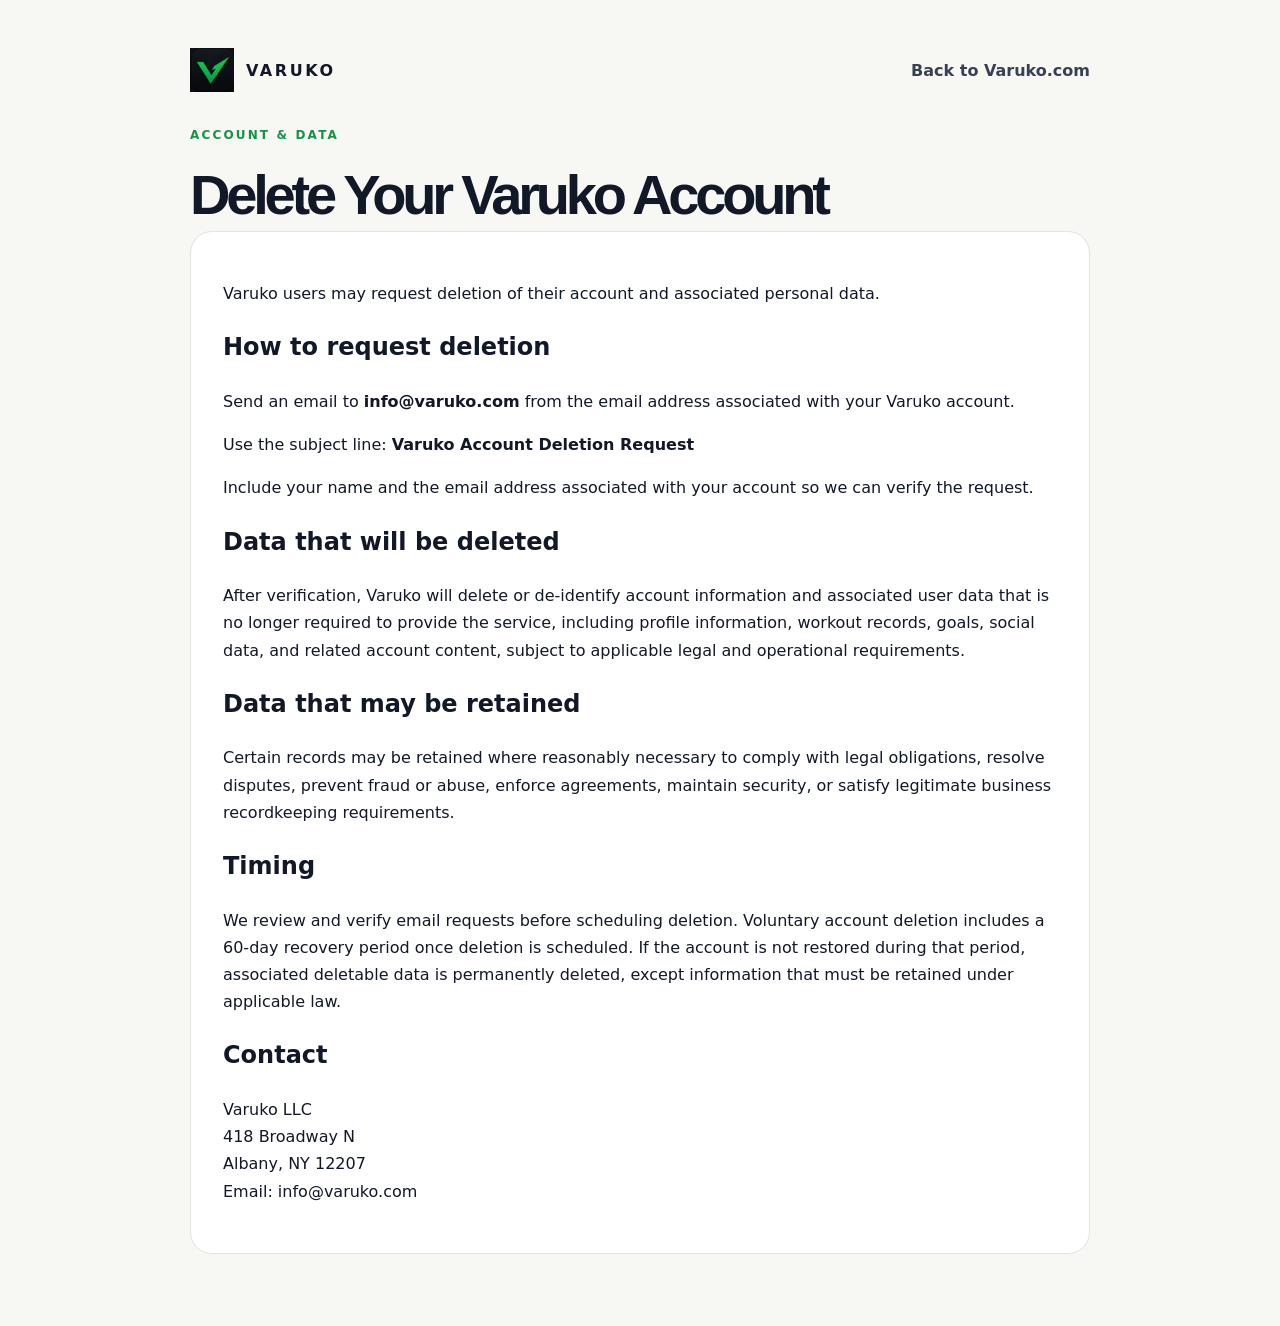
<file: delete-account.html>
<!doctype html>
<html lang="en">
<head>
  <meta charset="utf-8" />
  <meta name="viewport" content="width=device-width, initial-scale=1" />
  <title>Delete Your Varuko Account</title>
  <link rel="icon" href="assets/varuko-icon.png" />
  <link rel="stylesheet" href="styles.css" />
  <style>
    body {
      background: #f7f7f3;
      color: #111827;
    }

    .legal-page {
      width: min(900px, 92vw);
      margin: 0 auto;
      padding: 48px 0 72px;
    }

    .legal-page-header {
      display: flex;
      justify-content: space-between;
      align-items: center;
      gap: 24px;
      margin-bottom: 36px;
    }

    .legal-page-brand {
      display: flex;
      align-items: center;
      gap: 12px;
      text-decoration: none;
      color: inherit;
      font-weight: 800;
      letter-spacing: 0.16em;
    }

    .legal-page-brand img {
      width: 44px;
      height: 44px;
    }

    .legal-page-back {
      color: #374151;
      text-decoration: none;
      font-weight: 700;
    }

    article {
      background: #fff;
      border: 1px solid #dfe5df;
      border-radius: 22px;
      padding: 32px;
      line-height: 1.7;
    }

    h1 {
      font-size: clamp(34px, 5vw, 56px);
      margin: 0 0 12px;
    }

    .eyebrow {
      color: #159447;
      font-weight: 800;
      letter-spacing: 0.18em;
      font-size: 12px;
    }
  </style>
</head>
<body>
  <main class="legal-page">
    <div class="legal-page-header">
      <a class="legal-page-brand" href="/">
        <img src="assets/varuko-icon.png" alt="" />
        <span>VARUKO</span>
      </a>
      <a class="legal-page-back" href="/">Back to Varuko.com</a>
    </div>

    <p class="eyebrow">ACCOUNT & DATA</p>
    <h1>Delete Your Varuko Account</h1>

    <article>
      <p>
        Varuko users may request deletion of their account and associated personal data.
      </p>

      <h2>How to request deletion</h2>
      <p>
        Send an email to <strong>info@varuko.com</strong> from the email address associated with your Varuko account.
      </p>

      <p>
        Use the subject line:
        <strong>Varuko Account Deletion Request</strong>
      </p>

      <p>
        Include your name and the email address associated with your account so we can verify the request.
      </p>

      <h2>Data that will be deleted</h2>
      <p>
        After verification, Varuko will delete or de-identify account information and associated user data that is no longer required to provide the service, including profile information, workout records, goals, social data, and related account content, subject to applicable legal and operational requirements.
      </p>

      <h2>Data that may be retained</h2>
      <p>
        Certain records may be retained where reasonably necessary to comply with legal obligations, resolve disputes, prevent fraud or abuse, enforce agreements, maintain security, or satisfy legitimate business recordkeeping requirements.
      </p>

      <h2>Timing</h2>
      <p>
        We review and verify email requests before scheduling deletion. Voluntary account deletion includes a 60-day recovery period once deletion is scheduled. If the account is not restored during that period, associated deletable data is permanently deleted, except information that must be retained under applicable law.
      </p>

      <h2>Contact</h2>
      <p>
        Varuko LLC<br />
        418 Broadway N<br />
        Albany, NY 12207<br />
        Email: info@varuko.com
      </p>
    </article>
  </main>
</body>
</html>
</file>
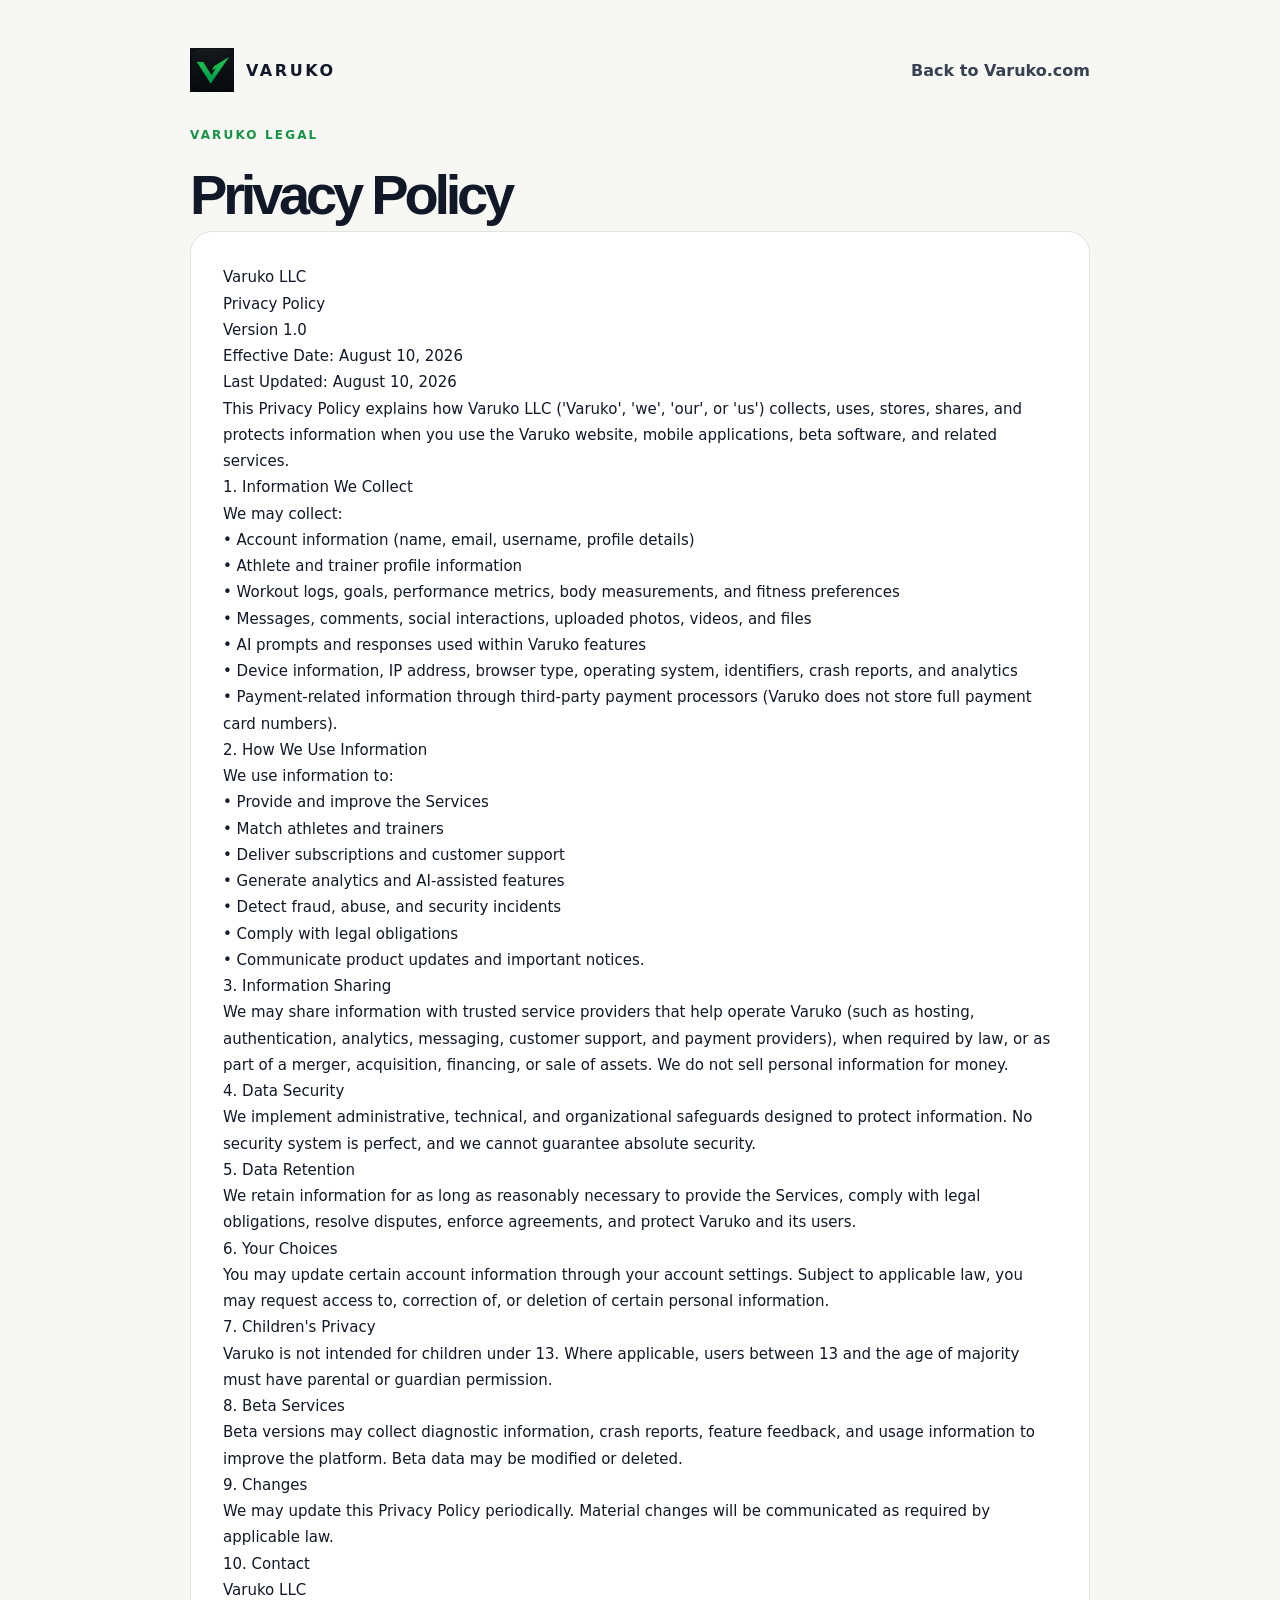
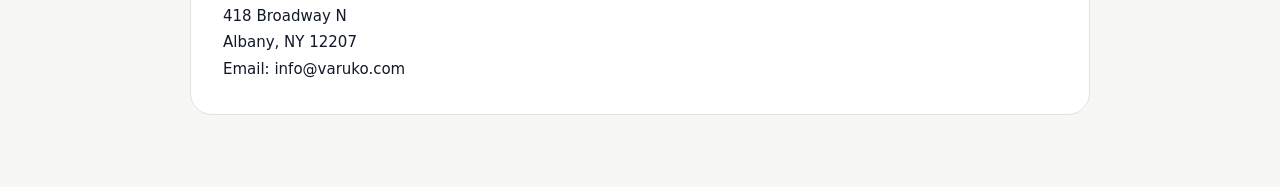
<file: privacy.html>
<!doctype html>
<html lang="en">
<head>
  <meta charset="utf-8" />
  <meta name="viewport" content="width=device-width, initial-scale=1" />
  <title>Varuko Privacy Policy</title>
  <link rel="icon" href="assets/varuko-icon.png" />
  <link rel="stylesheet" href="styles.css" />
  <style>
    body {
      background: #f7f7f3;
      color: #111827;
    }

    .legal-page {
      width: min(900px, 92vw);
      margin: 0 auto;
      padding: 48px 0 72px;
    }

    .legal-page-header {
      display: flex;
      align-items: center;
      justify-content: space-between;
      gap: 24px;
      margin-bottom: 36px;
    }

    .legal-page-brand {
      display: flex;
      align-items: center;
      gap: 12px;
      text-decoration: none;
      color: inherit;
      font-weight: 800;
      letter-spacing: 0.16em;
    }

    .legal-page-brand img {
      width: 44px;
      height: 44px;
    }

    .legal-page-back {
      color: #374151;
      text-decoration: none;
      font-weight: 700;
    }

    .legal-page article {
      background: #ffffff;
      border: 1px solid #dfe5df;
      border-radius: 22px;
      padding: 32px;
      white-space: pre-wrap;
      line-height: 1.75;
      font-size: 15px;
    }

    .legal-page h1 {
      font-size: clamp(34px, 5vw, 56px);
      margin: 0 0 12px;
    }

    .legal-page .eyebrow {
      color: #159447;
      font-weight: 800;
      letter-spacing: 0.18em;
      font-size: 12px;
    }
  </style>
</head>
<body>
  <main class="legal-page">
    <div class="legal-page-header">
      <a class="legal-page-brand" href="/">
        <img src="assets/varuko-icon.png" alt="" />
        <span>VARUKO</span>
      </a>
      <a class="legal-page-back" href="/">Back to Varuko.com</a>
    </div>

    <p class="eyebrow">VARUKO LEGAL</p>
    <h1>Privacy Policy</h1>

    <article>Varuko LLC
Privacy Policy
Version 1.0
Effective Date: August 10, 2026
Last Updated: August 10, 2026
This Privacy Policy explains how Varuko LLC (&#x27;Varuko&#x27;, &#x27;we&#x27;, &#x27;our&#x27;, or &#x27;us&#x27;) collects, uses, stores, shares, and protects information when you use the Varuko website, mobile applications, beta software, and related services.
1. Information We Collect
We may collect:
• Account information (name, email, username, profile details)
• Athlete and trainer profile information
• Workout logs, goals, performance metrics, body measurements, and fitness preferences
• Messages, comments, social interactions, uploaded photos, videos, and files
• AI prompts and responses used within Varuko features
• Device information, IP address, browser type, operating system, identifiers, crash reports, and analytics
• Payment-related information through third-party payment processors (Varuko does not store full payment card numbers).
2. How We Use Information
We use information to:
• Provide and improve the Services
• Match athletes and trainers
• Deliver subscriptions and customer support
• Generate analytics and AI-assisted features
• Detect fraud, abuse, and security incidents
• Comply with legal obligations
• Communicate product updates and important notices.
3. Information Sharing
We may share information with trusted service providers that help operate Varuko (such as hosting, authentication, analytics, messaging, customer support, and payment providers), when required by law, or as part of a merger, acquisition, financing, or sale of assets. We do not sell personal information for money.
4. Data Security
We implement administrative, technical, and organizational safeguards designed to protect information. No security system is perfect, and we cannot guarantee absolute security.
5. Data Retention
We retain information for as long as reasonably necessary to provide the Services, comply with legal obligations, resolve disputes, enforce agreements, and protect Varuko and its users.
6. Your Choices
You may update certain account information through your account settings. Subject to applicable law, you may request access to, correction of, or deletion of certain personal information.
7. Children&#x27;s Privacy
Varuko is not intended for children under 13. Where applicable, users between 13 and the age of majority must have parental or guardian permission.
8. Beta Services
Beta versions may collect diagnostic information, crash reports, feature feedback, and usage information to improve the platform. Beta data may be modified or deleted.
9. Changes
We may update this Privacy Policy periodically. Material changes will be communicated as required by applicable law.
10. Contact
Varuko LLC
418 Broadway N
Albany, NY 12207
Email: info@varuko.com</article>
  </main>
</body>
</html>
</file>
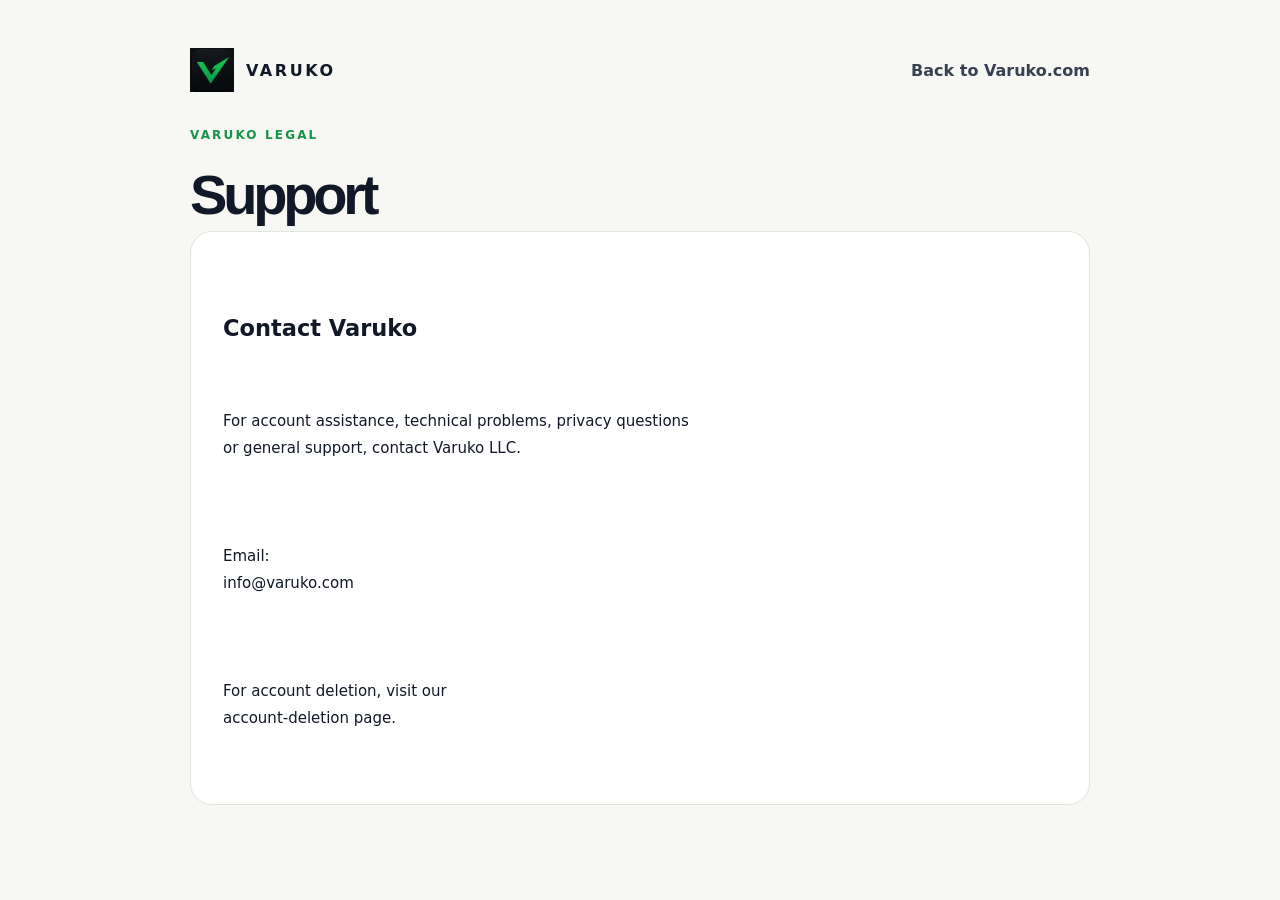
<file: support.html>
<!doctype html>
<html lang="en">
<head>
  <meta charset="utf-8" />
  <meta name="viewport" content="width=device-width, initial-scale=1" />
  <title>Varuko Support</title>
  <link rel="icon" href="assets/varuko-icon.png" />
  <link rel="stylesheet" href="styles.css" />
  <style>
    body {
      background: #f7f7f3;
      color: #111827;
    }

    .legal-page {
      width: min(900px, 92vw);
      margin: 0 auto;
      padding: 48px 0 72px;
    }

    .legal-page-header {
      display: flex;
      align-items: center;
      justify-content: space-between;
      gap: 24px;
      margin-bottom: 36px;
    }

    .legal-page-brand {
      display: flex;
      align-items: center;
      gap: 12px;
      text-decoration: none;
      color: inherit;
      font-weight: 800;
      letter-spacing: 0.16em;
    }

    .legal-page-brand img {
      width: 44px;
      height: 44px;
    }

    .legal-page-back {
      color: #374151;
      text-decoration: none;
      font-weight: 700;
    }

    .legal-page article {
      background: #ffffff;
      border: 1px solid #dfe5df;
      border-radius: 22px;
      padding: 32px;
      white-space: pre-wrap;
      line-height: 1.75;
      font-size: 15px;
    }

    .legal-page h1 {
      font-size: clamp(34px, 5vw, 56px);
      margin: 0 0 12px;
    }

    .legal-page .eyebrow {
      color: #159447;
      font-weight: 800;
      letter-spacing: 0.18em;
      font-size: 12px;
    }
  </style>
</head>
<body>
  <main class="legal-page">
    <div class="legal-page-header">
      <a class="legal-page-brand" href="/">
        <img src="assets/varuko-icon.png" alt="" />
        <span>VARUKO</span>
      </a>
      <a class="legal-page-back" href="/">Back to Varuko.com</a>
    </div>

    <p class="eyebrow">VARUKO LEGAL</p>
    <h1>Support</h1>

    <article>
<h2>Contact Varuko</h2>
<p>For account assistance, technical problems, privacy questions
or general support, contact Varuko LLC.</p>

<p>Email:
<a href="mailto:info@varuko.com">info@varuko.com</a></p>

<p>For account deletion, visit our
<a href="/delete-account">account-deletion page</a>.</p>
</article>
  </main>
</body>
</html>
</file>
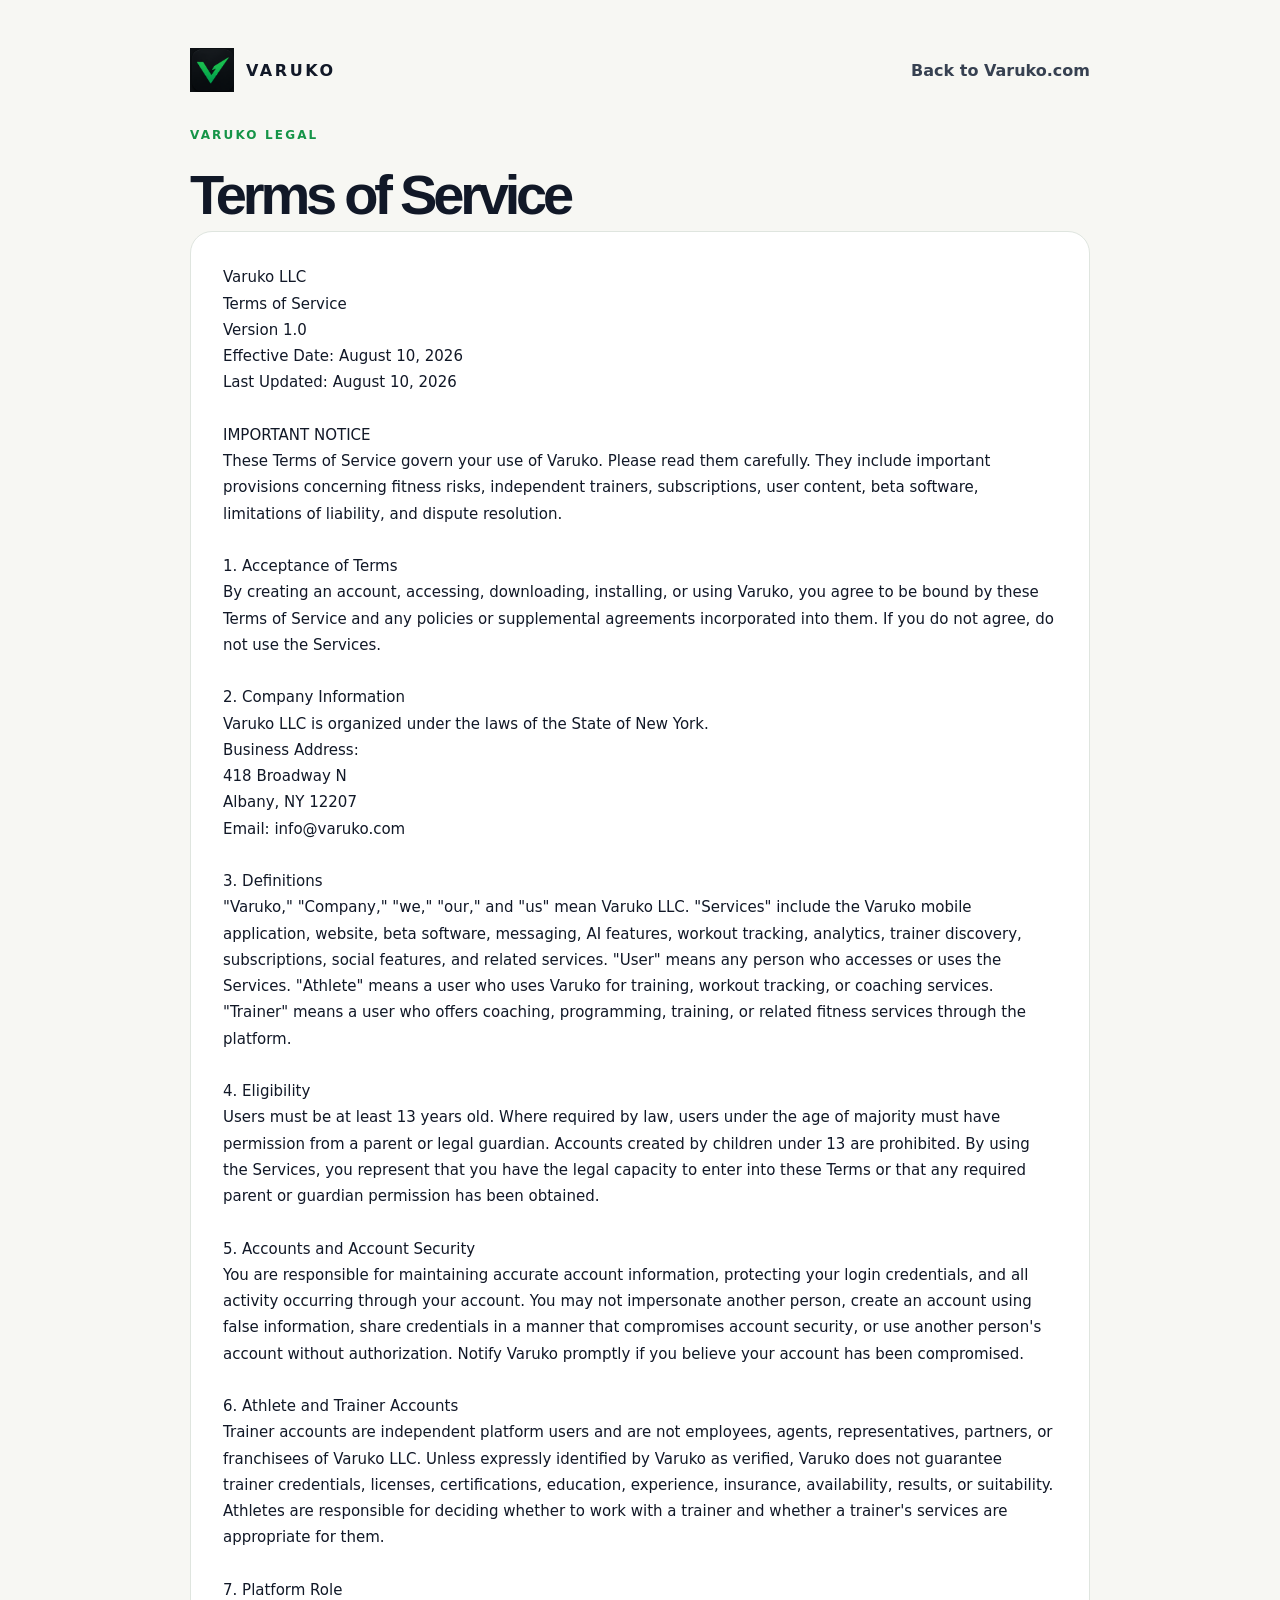
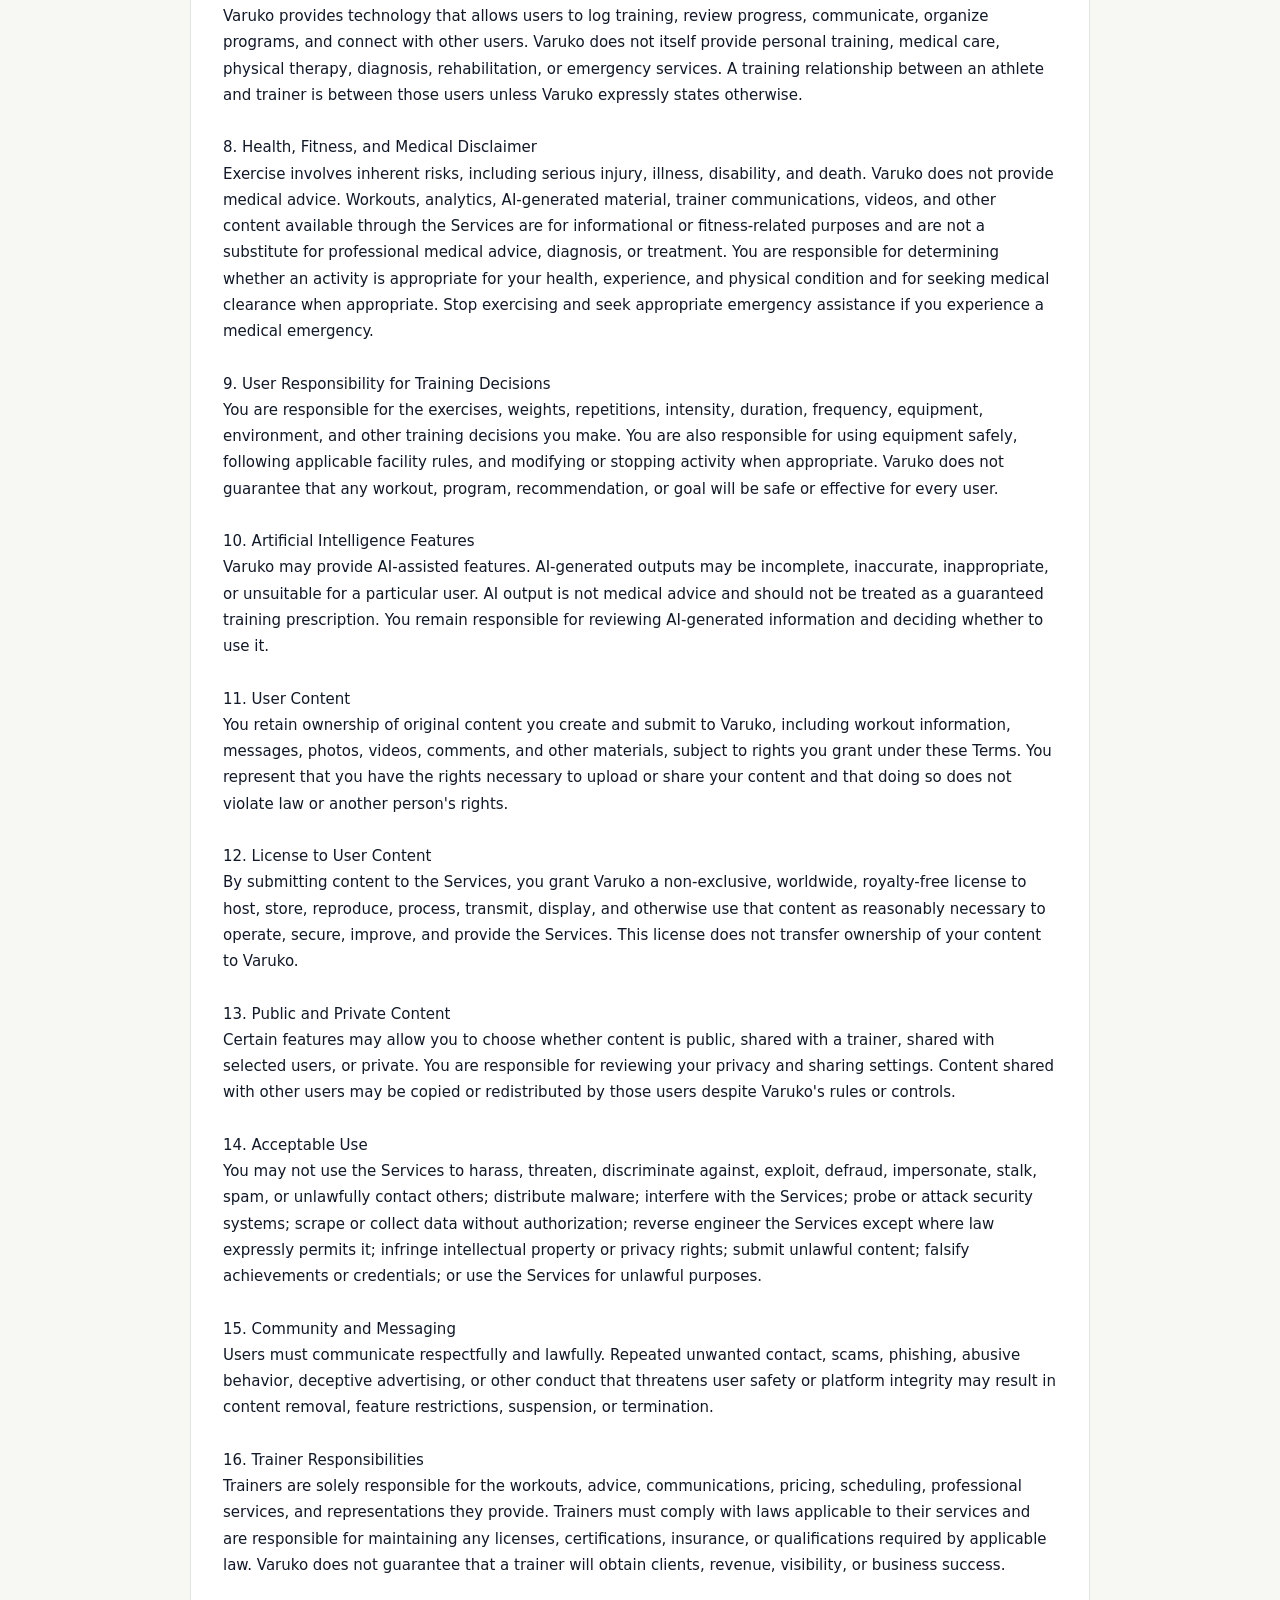
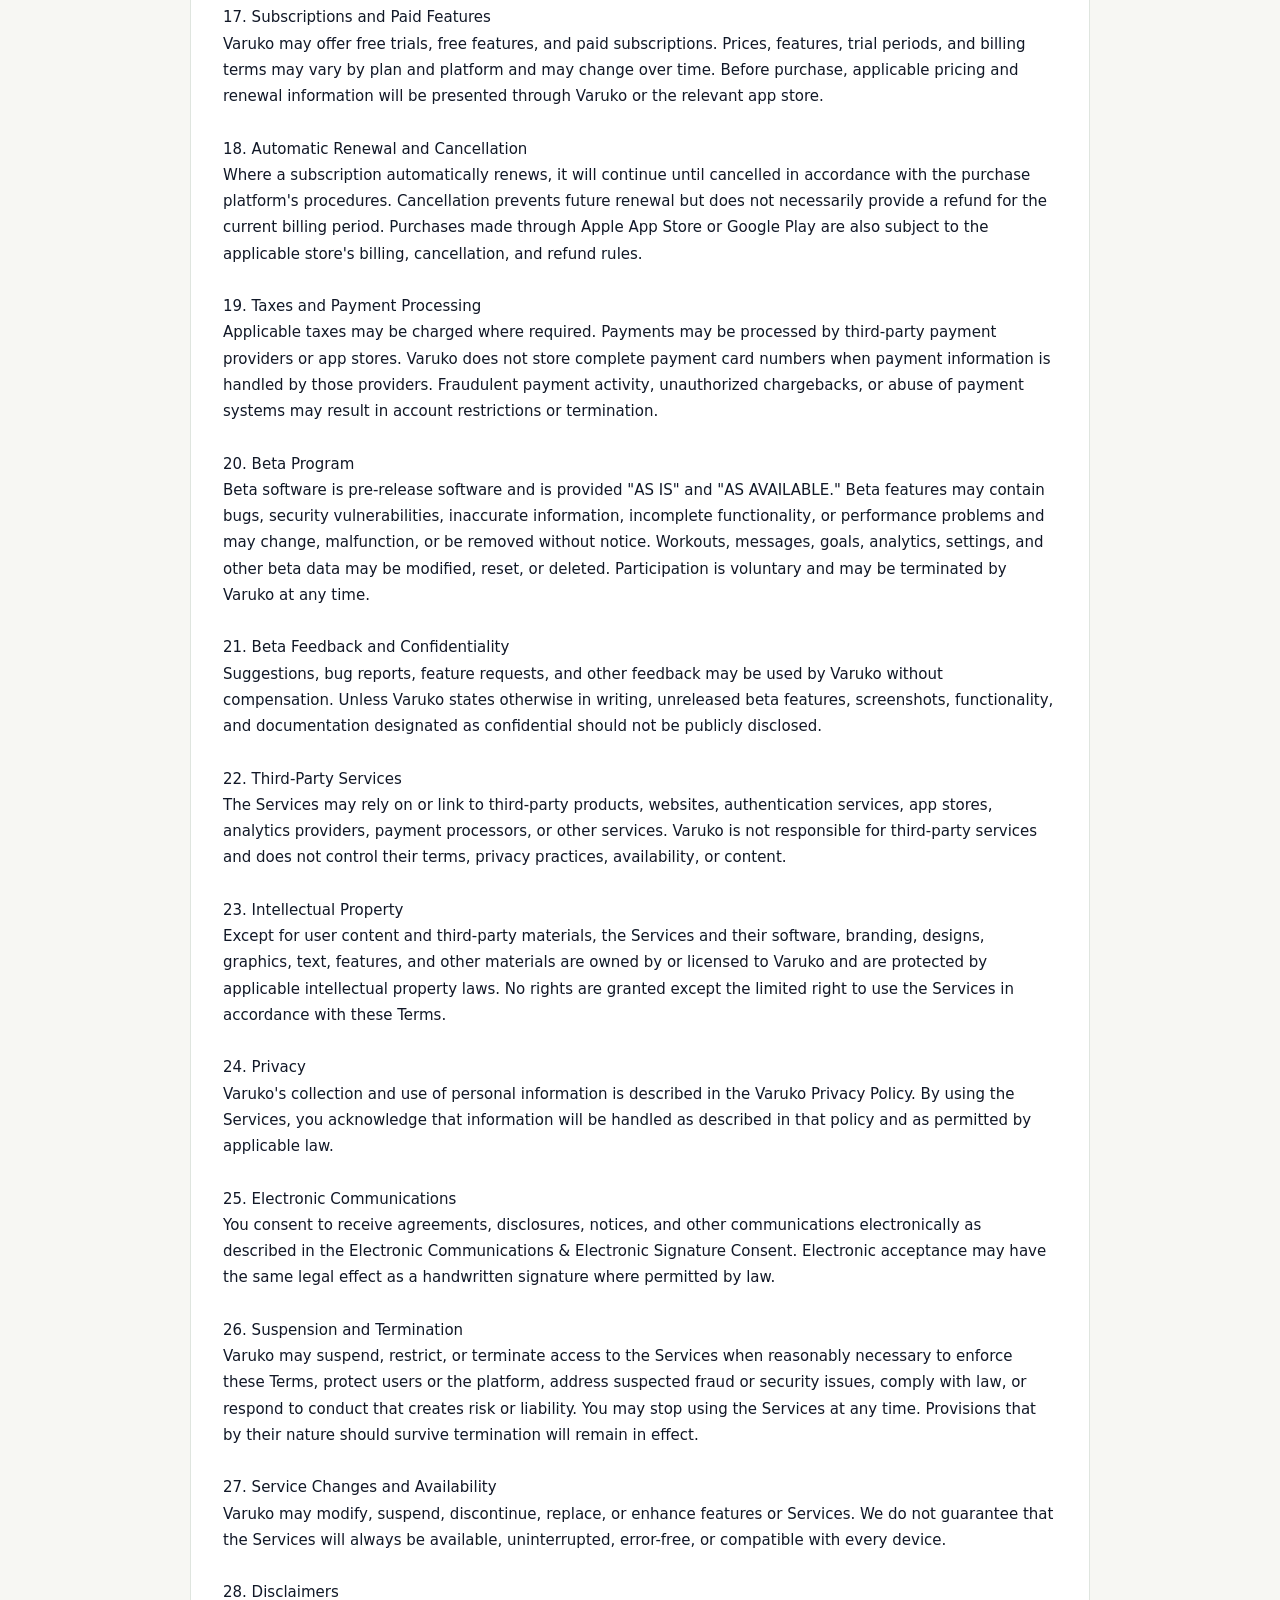
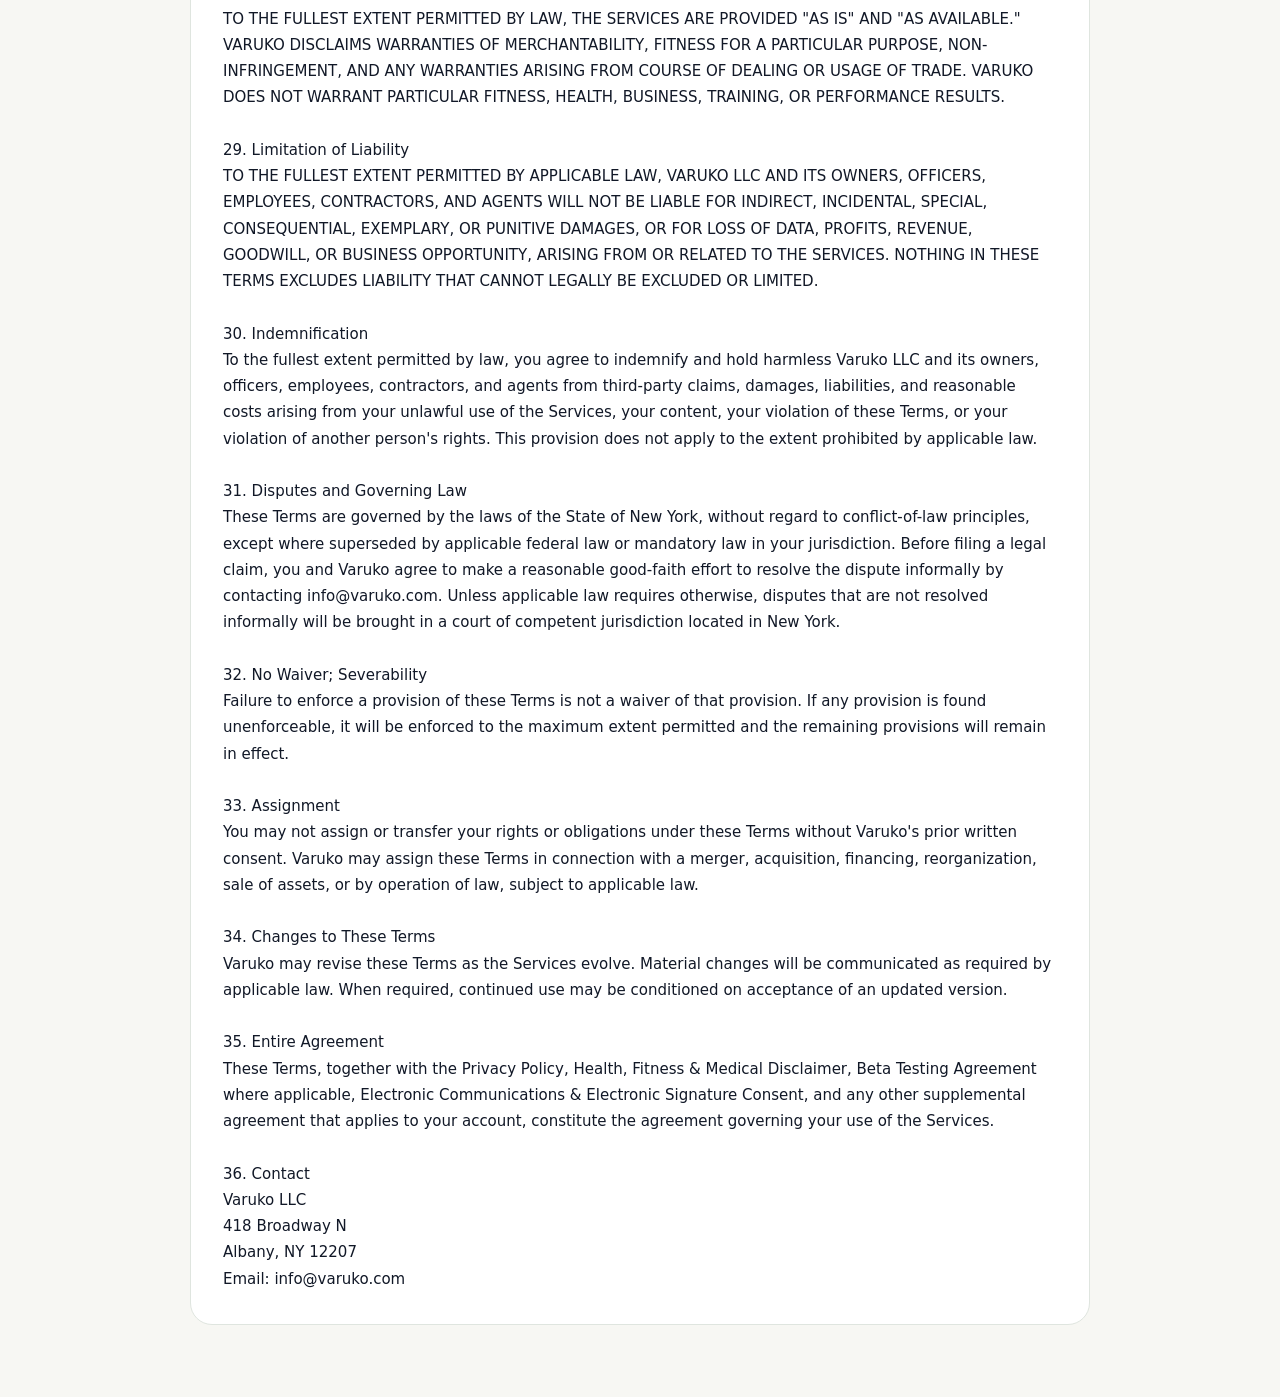
<file: terms.html>
<!doctype html>
<html lang="en">
<head>
  <meta charset="utf-8" />
  <meta name="viewport" content="width=device-width, initial-scale=1" />
  <title>Varuko Terms of Service</title>
  <link rel="icon" href="assets/varuko-icon.png" />
  <link rel="stylesheet" href="styles.css" />
  <style>
    body {
      background: #f7f7f3;
      color: #111827;
    }

    .legal-page {
      width: min(900px, 92vw);
      margin: 0 auto;
      padding: 48px 0 72px;
    }

    .legal-page-header {
      display: flex;
      align-items: center;
      justify-content: space-between;
      gap: 24px;
      margin-bottom: 36px;
    }

    .legal-page-brand {
      display: flex;
      align-items: center;
      gap: 12px;
      text-decoration: none;
      color: inherit;
      font-weight: 800;
      letter-spacing: 0.16em;
    }

    .legal-page-brand img {
      width: 44px;
      height: 44px;
    }

    .legal-page-back {
      color: #374151;
      text-decoration: none;
      font-weight: 700;
    }

    .legal-page article {
      background: #ffffff;
      border: 1px solid #dfe5df;
      border-radius: 22px;
      padding: 32px;
      white-space: pre-wrap;
      line-height: 1.75;
      font-size: 15px;
    }

    .legal-page h1 {
      font-size: clamp(34px, 5vw, 56px);
      margin: 0 0 12px;
    }

    .legal-page .eyebrow {
      color: #159447;
      font-weight: 800;
      letter-spacing: 0.18em;
      font-size: 12px;
    }
  </style>
</head>
<body>
  <main class="legal-page">
    <div class="legal-page-header">
      <a class="legal-page-brand" href="/">
        <img src="assets/varuko-icon.png" alt="" />
        <span>VARUKO</span>
      </a>
      <a class="legal-page-back" href="/">Back to Varuko.com</a>
    </div>

    <p class="eyebrow">VARUKO LEGAL</p>
    <h1>Terms of Service</h1>

    <article>Varuko LLC
Terms of Service
Version 1.0
Effective Date: August 10, 2026
Last Updated: August 10, 2026

IMPORTANT NOTICE
These Terms of Service govern your use of Varuko. Please read them carefully. They include important provisions concerning fitness risks, independent trainers, subscriptions, user content, beta software, limitations of liability, and dispute resolution.

1. Acceptance of Terms
By creating an account, accessing, downloading, installing, or using Varuko, you agree to be bound by these Terms of Service and any policies or supplemental agreements incorporated into them. If you do not agree, do not use the Services.

2. Company Information
Varuko LLC is organized under the laws of the State of New York.
Business Address:
418 Broadway N
Albany, NY 12207
Email: info@varuko.com

3. Definitions
&quot;Varuko,&quot; &quot;Company,&quot; &quot;we,&quot; &quot;our,&quot; and &quot;us&quot; mean Varuko LLC. &quot;Services&quot; include the Varuko mobile application, website, beta software, messaging, AI features, workout tracking, analytics, trainer discovery, subscriptions, social features, and related services. &quot;User&quot; means any person who accesses or uses the Services. &quot;Athlete&quot; means a user who uses Varuko for training, workout tracking, or coaching services. &quot;Trainer&quot; means a user who offers coaching, programming, training, or related fitness services through the platform.

4. Eligibility
Users must be at least 13 years old. Where required by law, users under the age of majority must have permission from a parent or legal guardian. Accounts created by children under 13 are prohibited. By using the Services, you represent that you have the legal capacity to enter into these Terms or that any required parent or guardian permission has been obtained.

5. Accounts and Account Security
You are responsible for maintaining accurate account information, protecting your login credentials, and all activity occurring through your account. You may not impersonate another person, create an account using false information, share credentials in a manner that compromises account security, or use another person&#x27;s account without authorization. Notify Varuko promptly if you believe your account has been compromised.

6. Athlete and Trainer Accounts
Trainer accounts are independent platform users and are not employees, agents, representatives, partners, or franchisees of Varuko LLC. Unless expressly identified by Varuko as verified, Varuko does not guarantee trainer credentials, licenses, certifications, education, experience, insurance, availability, results, or suitability. Athletes are responsible for deciding whether to work with a trainer and whether a trainer&#x27;s services are appropriate for them.

7. Platform Role
Varuko provides technology that allows users to log training, review progress, communicate, organize programs, and connect with other users. Varuko does not itself provide personal training, medical care, physical therapy, diagnosis, rehabilitation, or emergency services. A training relationship between an athlete and trainer is between those users unless Varuko expressly states otherwise.

8. Health, Fitness, and Medical Disclaimer
Exercise involves inherent risks, including serious injury, illness, disability, and death. Varuko does not provide medical advice. Workouts, analytics, AI-generated material, trainer communications, videos, and other content available through the Services are for informational or fitness-related purposes and are not a substitute for professional medical advice, diagnosis, or treatment. You are responsible for determining whether an activity is appropriate for your health, experience, and physical condition and for seeking medical clearance when appropriate. Stop exercising and seek appropriate emergency assistance if you experience a medical emergency.

9. User Responsibility for Training Decisions
You are responsible for the exercises, weights, repetitions, intensity, duration, frequency, equipment, environment, and other training decisions you make. You are also responsible for using equipment safely, following applicable facility rules, and modifying or stopping activity when appropriate. Varuko does not guarantee that any workout, program, recommendation, or goal will be safe or effective for every user.

10. Artificial Intelligence Features
Varuko may provide AI-assisted features. AI-generated outputs may be incomplete, inaccurate, inappropriate, or unsuitable for a particular user. AI output is not medical advice and should not be treated as a guaranteed training prescription. You remain responsible for reviewing AI-generated information and deciding whether to use it.

11. User Content
You retain ownership of original content you create and submit to Varuko, including workout information, messages, photos, videos, comments, and other materials, subject to rights you grant under these Terms. You represent that you have the rights necessary to upload or share your content and that doing so does not violate law or another person&#x27;s rights.

12. License to User Content
By submitting content to the Services, you grant Varuko a non-exclusive, worldwide, royalty-free license to host, store, reproduce, process, transmit, display, and otherwise use that content as reasonably necessary to operate, secure, improve, and provide the Services. This license does not transfer ownership of your content to Varuko.

13. Public and Private Content
Certain features may allow you to choose whether content is public, shared with a trainer, shared with selected users, or private. You are responsible for reviewing your privacy and sharing settings. Content shared with other users may be copied or redistributed by those users despite Varuko&#x27;s rules or controls.

14. Acceptable Use
You may not use the Services to harass, threaten, discriminate against, exploit, defraud, impersonate, stalk, spam, or unlawfully contact others; distribute malware; interfere with the Services; probe or attack security systems; scrape or collect data without authorization; reverse engineer the Services except where law expressly permits it; infringe intellectual property or privacy rights; submit unlawful content; falsify achievements or credentials; or use the Services for unlawful purposes.

15. Community and Messaging
Users must communicate respectfully and lawfully. Repeated unwanted contact, scams, phishing, abusive behavior, deceptive advertising, or other conduct that threatens user safety or platform integrity may result in content removal, feature restrictions, suspension, or termination.

16. Trainer Responsibilities
Trainers are solely responsible for the workouts, advice, communications, pricing, scheduling, professional services, and representations they provide. Trainers must comply with laws applicable to their services and are responsible for maintaining any licenses, certifications, insurance, or qualifications required by applicable law. Varuko does not guarantee that a trainer will obtain clients, revenue, visibility, or business success.

17. Subscriptions and Paid Features
Varuko may offer free trials, free features, and paid subscriptions. Prices, features, trial periods, and billing terms may vary by plan and platform and may change over time. Before purchase, applicable pricing and renewal information will be presented through Varuko or the relevant app store.

18. Automatic Renewal and Cancellation
Where a subscription automatically renews, it will continue until cancelled in accordance with the purchase platform&#x27;s procedures. Cancellation prevents future renewal but does not necessarily provide a refund for the current billing period. Purchases made through Apple App Store or Google Play are also subject to the applicable store&#x27;s billing, cancellation, and refund rules.

19. Taxes and Payment Processing
Applicable taxes may be charged where required. Payments may be processed by third-party payment providers or app stores. Varuko does not store complete payment card numbers when payment information is handled by those providers. Fraudulent payment activity, unauthorized chargebacks, or abuse of payment systems may result in account restrictions or termination.

20. Beta Program
Beta software is pre-release software and is provided &quot;AS IS&quot; and &quot;AS AVAILABLE.&quot; Beta features may contain bugs, security vulnerabilities, inaccurate information, incomplete functionality, or performance problems and may change, malfunction, or be removed without notice. Workouts, messages, goals, analytics, settings, and other beta data may be modified, reset, or deleted. Participation is voluntary and may be terminated by Varuko at any time.

21. Beta Feedback and Confidentiality
Suggestions, bug reports, feature requests, and other feedback may be used by Varuko without compensation. Unless Varuko states otherwise in writing, unreleased beta features, screenshots, functionality, and documentation designated as confidential should not be publicly disclosed.

22. Third-Party Services
The Services may rely on or link to third-party products, websites, authentication services, app stores, analytics providers, payment processors, or other services. Varuko is not responsible for third-party services and does not control their terms, privacy practices, availability, or content.

23. Intellectual Property
Except for user content and third-party materials, the Services and their software, branding, designs, graphics, text, features, and other materials are owned by or licensed to Varuko and are protected by applicable intellectual property laws. No rights are granted except the limited right to use the Services in accordance with these Terms.

24. Privacy
Varuko&#x27;s collection and use of personal information is described in the Varuko Privacy Policy. By using the Services, you acknowledge that information will be handled as described in that policy and as permitted by applicable law.

25. Electronic Communications
You consent to receive agreements, disclosures, notices, and other communications electronically as described in the Electronic Communications &amp; Electronic Signature Consent. Electronic acceptance may have the same legal effect as a handwritten signature where permitted by law.

26. Suspension and Termination
Varuko may suspend, restrict, or terminate access to the Services when reasonably necessary to enforce these Terms, protect users or the platform, address suspected fraud or security issues, comply with law, or respond to conduct that creates risk or liability. You may stop using the Services at any time. Provisions that by their nature should survive termination will remain in effect.

27. Service Changes and Availability
Varuko may modify, suspend, discontinue, replace, or enhance features or Services. We do not guarantee that the Services will always be available, uninterrupted, error-free, or compatible with every device.

28. Disclaimers
TO THE FULLEST EXTENT PERMITTED BY LAW, THE SERVICES ARE PROVIDED &quot;AS IS&quot; AND &quot;AS AVAILABLE.&quot; VARUKO DISCLAIMS WARRANTIES OF MERCHANTABILITY, FITNESS FOR A PARTICULAR PURPOSE, NON-INFRINGEMENT, AND ANY WARRANTIES ARISING FROM COURSE OF DEALING OR USAGE OF TRADE. VARUKO DOES NOT WARRANT PARTICULAR FITNESS, HEALTH, BUSINESS, TRAINING, OR PERFORMANCE RESULTS.

29. Limitation of Liability
TO THE FULLEST EXTENT PERMITTED BY APPLICABLE LAW, VARUKO LLC AND ITS OWNERS, OFFICERS, EMPLOYEES, CONTRACTORS, AND AGENTS WILL NOT BE LIABLE FOR INDIRECT, INCIDENTAL, SPECIAL, CONSEQUENTIAL, EXEMPLARY, OR PUNITIVE DAMAGES, OR FOR LOSS OF DATA, PROFITS, REVENUE, GOODWILL, OR BUSINESS OPPORTUNITY, ARISING FROM OR RELATED TO THE SERVICES. NOTHING IN THESE TERMS EXCLUDES LIABILITY THAT CANNOT LEGALLY BE EXCLUDED OR LIMITED.

30. Indemnification
To the fullest extent permitted by law, you agree to indemnify and hold harmless Varuko LLC and its owners, officers, employees, contractors, and agents from third-party claims, damages, liabilities, and reasonable costs arising from your unlawful use of the Services, your content, your violation of these Terms, or your violation of another person&#x27;s rights. This provision does not apply to the extent prohibited by applicable law.

31. Disputes and Governing Law
These Terms are governed by the laws of the State of New York, without regard to conflict-of-law principles, except where superseded by applicable federal law or mandatory law in your jurisdiction. Before filing a legal claim, you and Varuko agree to make a reasonable good-faith effort to resolve the dispute informally by contacting info@varuko.com. Unless applicable law requires otherwise, disputes that are not resolved informally will be brought in a court of competent jurisdiction located in New York.

32. No Waiver; Severability
Failure to enforce a provision of these Terms is not a waiver of that provision. If any provision is found unenforceable, it will be enforced to the maximum extent permitted and the remaining provisions will remain in effect.

33. Assignment
You may not assign or transfer your rights or obligations under these Terms without Varuko&#x27;s prior written consent. Varuko may assign these Terms in connection with a merger, acquisition, financing, reorganization, sale of assets, or by operation of law, subject to applicable law.

34. Changes to These Terms
Varuko may revise these Terms as the Services evolve. Material changes will be communicated as required by applicable law. When required, continued use may be conditioned on acceptance of an updated version.

35. Entire Agreement
These Terms, together with the Privacy Policy, Health, Fitness &amp; Medical Disclaimer, Beta Testing Agreement where applicable, Electronic Communications &amp; Electronic Signature Consent, and any other supplemental agreement that applies to your account, constitute the agreement governing your use of the Services.

36. Contact
Varuko LLC
418 Broadway N
Albany, NY 12207
Email: info@varuko.com</article>
  </main>
</body>
</html>
</file>
<file: styles.css>
:root {
  --paper: #f7f7f3;
  --paper-deep: #efefe9;
  --ink: #121416;
  --muted: #686d69;
  --line: rgba(18,20,22,.12);
  --green: #22c55e;
  --green-deep: #159447;
  --dark: #0f1113;
  --shadow: 0 30px 80px rgba(20,29,24,.14);
}
* { box-sizing: border-box; }
html { scroll-behavior: smooth; }
body { margin: 0; background: var(--paper); color: var(--ink); font-family: Inter, system-ui, sans-serif; }
a { color: inherit; text-decoration: none; }
.site-header { min-height: 86px; padding: 0 clamp(22px,5vw,78px); display: flex; align-items: center; justify-content: space-between; gap: 30px; border-bottom: 1px solid var(--line); }
.brand { display: inline-flex; align-items: center; gap: 13px; font-family: Manrope, sans-serif; font-size: .92rem; font-weight: 800; letter-spacing: .18em; }
.brand img { width: 38px; height: 38px; border-radius: 11px; object-fit: cover; }
.contact-link { font-size: .9rem; font-weight: 600; transition: color .2s ease; }
.contact-link:hover { color: var(--green-deep); }
.hero { min-height: calc(100vh - 86px); max-width: 1500px; margin: 0 auto; padding: clamp(72px,10vh,130px) clamp(24px,6vw,94px) 100px; display: grid; grid-template-columns: minmax(0,.98fr) minmax(400px,1.02fr); gap: clamp(55px,8vw,120px); align-items: center; overflow: hidden; }
.hero-copy { position: relative; z-index: 2; }
.eyebrow { margin: 0 0 28px; color: var(--green-deep); font-size: .75rem; font-weight: 700; letter-spacing: .18em; text-transform: uppercase; }
h1 { margin: 0; font-family: Manrope, sans-serif; font-size: clamp(4rem,7.8vw,8.5rem); line-height: .88; letter-spacing: -.075em; font-weight: 800; }
h1 span { color: var(--green-deep); }
.mission { max-width: 620px; margin: 34px 0 0; font-family: Manrope, sans-serif; font-size: clamp(1.2rem,1.7vw,1.65rem); line-height: 1.35; font-weight: 600; letter-spacing: -.025em; }
.supporting-copy { max-width: 610px; margin: 22px 0 0; color: var(--muted); font-size: 1.02rem; line-height: 1.75; }
.hero-actions { margin-top: 35px; }
.primary-action { display: inline-flex; align-items: center; gap: 20px; min-height: 56px; padding: 0 25px; border-radius: 14px; background: var(--dark); color: white; font-weight: 600; box-shadow: 0 12px 30px rgba(15,17,19,.16); transition: transform .2s ease, background .2s ease; }
.primary-action:hover { transform: translateY(-2px); background: #202425; }
.audience-line { display: flex; align-items: center; gap: 13px; margin-top: 34px; color: #747a76; font-size: .78rem; }
.audience-line i { width: 3px; height: 3px; border-radius: 50%; background: var(--green); }
.hero-mark { min-height: 580px; position: relative; display: grid; place-items: center; align-content: center; }
.mark-halo { position: absolute; width: min(540px,90%); aspect-ratio: 1; border-radius: 50%; background: radial-gradient(circle, rgba(34,197,94,.18), rgba(34,197,94,.04) 48%, transparent 72%); filter: blur(10px); }
.mark-frame { position: relative; width: min(430px,75%); aspect-ratio: 1; border-radius: 88px; display: grid; place-items: center; background: var(--dark); box-shadow: var(--shadow); transform: rotate(-2deg); }
.mark-frame img { width: 72%; height: 72%; border-radius: 28%; object-fit: cover; }
.hero-mark p { position: relative; margin: 32px 0 0; color: var(--muted); font-size: .78rem; font-weight: 600; letter-spacing: .16em; text-transform: uppercase; }
.principles { max-width: 1500px; margin: 0 auto; display: grid; grid-template-columns: repeat(3,1fr); border-top: 1px solid var(--line); border-bottom: 1px solid var(--line); }
.principles article { padding: 48px clamp(24px,4vw,64px); border-right: 1px solid var(--line); }
.principles article:last-child { border-right: 0; }
.principles span { color: var(--green-deep); font-size: .72rem; font-weight: 700; letter-spacing: .15em; }
.principles h2 { margin: 35px 0 12px; font-family: Manrope; font-size: 1.55rem; letter-spacing: -.04em; }
.principles p { margin: 0; color: var(--muted); line-height: 1.6; }
.contact-section { max-width: 1500px; margin: 0 auto; padding: clamp(80px,10vw,150px) clamp(24px,6vw,94px); display: grid; grid-template-columns: 1.15fr .85fr; align-items: center; gap: clamp(45px,8vw,120px); }
.contact-section h2 { max-width: 760px; margin: 0; font-family: Manrope; font-size: clamp(2.5rem,5vw,5.7rem); line-height: .98; letter-spacing: -.065em; }
.contact-section p:not(.eyebrow) { max-width: 650px; margin: 24px 0 0; color: var(--muted); line-height: 1.75; }
.email-card { padding: 34px; border: 1px solid var(--line); border-radius: 24px; background: #fff; box-shadow: 0 18px 50px rgba(20,29,24,.07); transition: transform .2s ease, box-shadow .2s ease; }
.email-card:hover { transform: translateY(-3px); box-shadow: 0 24px 60px rgba(20,29,24,.11); }
.email-card small, .email-card strong, .email-card span { display: block; }
.email-card small { color: var(--green-deep); font-size: .72rem; font-weight: 700; letter-spacing: .15em; text-transform: uppercase; }
.email-card strong { margin-top: 18px; font-family: Manrope; font-size: clamp(1.35rem,2.4vw,2.2rem); letter-spacing: -.04em; overflow-wrap: anywhere; }
.email-card span { margin-top: 32px; color: var(--muted); font-size: .9rem; }
footer { min-height: 110px; padding: 28px clamp(22px,5vw,78px); display: flex; align-items: center; justify-content: space-between; gap: 30px; border-top: 1px solid var(--line); color: var(--muted); font-size: .78rem; }
footer .brand { color: var(--ink); }
@media (max-width: 1000px) {
  .hero { grid-template-columns: 1fr; text-align: center; }
  .hero-copy p { margin-left: auto; margin-right: auto; }
  .audience-line { justify-content: center; }
  .hero-mark { min-height: 500px; }
  .contact-section { grid-template-columns: 1fr; }
}
@media (max-width: 680px) {
  .site-header { min-height: 72px; padding: 0 18px; }
  .brand img { width: 34px; height: 34px; }
  .contact-link { font-size: .78rem; }
  .contact-link span { display: none; }
  .hero { padding: 70px 20px 65px; }
  h1 { font-size: clamp(3.8rem,18vw,5.4rem); }
  .supporting-copy { font-size: .95rem; }
  .audience-line { flex-wrap: wrap; }
  .hero-mark { min-height: 390px; }
  .mark-frame { width: min(310px,82vw); border-radius: 62px; }
  .principles { grid-template-columns: 1fr; }
  .principles article { border-right: 0; border-bottom: 1px solid var(--line); }
  .principles article:last-child { border-bottom: 0; }
  .contact-section { padding: 80px 20px; }
  footer { flex-direction: column; align-items: flex-start; }
}
@media (prefers-reduced-motion: no-preference) {
  .hero-copy { animation: rise .8s ease both; }
  .mark-frame { animation: floatMark 7s ease-in-out infinite; }
  @keyframes rise { from { opacity: 0; transform: translateY(18px); } to { opacity: 1; transform: none; } }
  @keyframes floatMark { 0%,100% { transform: translateY(0) rotate(-2deg); } 50% { transform: translateY(-10px) rotate(-1deg); } }
}

/* Beta + product showcase */
.beta-section,
.product-showcase {
  width: min(1180px, calc(100% - 40px));
  margin: 0 auto;
}

.beta-section {
  padding: 96px 0 56px;
}

.beta-copy {
  max-width: 760px;
  padding: 40px;
  border: 1px solid rgba(20, 20, 20, 0.08);
  border-radius: 28px;
  background: rgba(255, 255, 255, 0.58);
  backdrop-filter: blur(10px);
}

.beta-copy h2,
.showcase-heading h2 {
  margin: 10px 0 16px;
  font-family: "Manrope", sans-serif;
  font-size: clamp(2rem, 5vw, 4rem);
  line-height: 0.98;
  letter-spacing: -0.04em;
}

.beta-copy p:not(.eyebrow),
.showcase-heading p:not(.eyebrow) {
  max-width: 700px;
  color: #60615c;
  line-height: 1.7;
}

.beta-copy .primary-action {
  margin-top: 24px;
}

.product-showcase {
  padding: 72px 0 112px;
}

.showcase-heading {
  max-width: 820px;
  margin-bottom: 40px;
}

.showcase-grid {
  display: grid;
  grid-template-columns: repeat(2, minmax(0, 1fr));
  gap: 24px;
}

.app-shot {
  margin: 0;
  padding: 18px;
  border: 1px solid rgba(20, 20, 20, 0.08);
  border-radius: 28px;
  background: #efefe9;
  overflow: hidden;
}

.app-shot img {
  display: block;
  width: 100%;
  max-height: 760px;
  object-fit: contain;
  border-radius: 20px;
  background: #0a0c0b;
}

.app-shot figcaption {
  display: flex;
  flex-direction: column;
  gap: 6px;
  padding: 18px 4px 4px;
}

.app-shot figcaption strong {
  font-family: "Manrope", sans-serif;
  font-size: 1rem;
}

.app-shot figcaption span {
  color: #70716c;
  font-size: 0.9rem;
  line-height: 1.5;
}

@media (max-width: 760px) {
  .beta-section {
    padding-top: 64px;
  }

  .beta-copy {
    padding: 28px 22px;
  }

  .product-showcase {
    padding-top: 56px;
    padding-bottom: 80px;
  }

  .showcase-grid {
    grid-template-columns: 1fr;
    gap: 18px;
  }

  .app-shot {
    padding: 12px;
    border-radius: 22px;
  }

  .app-shot img {
    border-radius: 16px;
    max-height: none;
  }
}


/* Refined beta showcase */
.beta-section {
  padding: 88px 0 48px;
}

.beta-copy {
  max-width: none;
  padding: clamp(28px, 5vw, 52px);
  border: 1px solid rgba(75, 80, 60, 0.12);
  border-radius: 32px;
  background:
    linear-gradient(
      135deg,
      rgba(255,255,255,.72),
      rgba(238,239,229,.78)
    );
  box-shadow: 0 24px 70px rgba(35, 38, 28, 0.06);
}

.beta-copy h2,
.showcase-heading h2 {
  color: #20211d;
}

.product-showcase {
  padding: 68px 0 110px;
}

.showcase-heading {
  max-width: 720px;
}

.showcase-grid {
  gap: 28px;
}

.app-shot {
  padding: 14px;
  border: 1px solid rgba(67, 72, 54, 0.10);
  border-radius: 32px;
  background: #f1f1ea;
  box-shadow: 0 18px 50px rgba(31, 34, 26, 0.06);
  transition:
    transform .25s ease,
    box-shadow .25s ease;
}

.app-shot:hover {
  transform: translateY(-4px);
  box-shadow: 0 26px 65px rgba(31, 34, 26, 0.10);
}

.app-shot img {
  border-radius: 24px;
  background: #111310;
}

.app-shot figcaption {
  padding: 20px 8px 8px;
}

.app-shot figcaption strong {
  color: #24251f;
  font-size: 1.05rem;
}

.app-shot figcaption span {
  color: #717269;
}

/* Mobile: swipe through screenshots instead of a long stack */
@media (max-width: 760px) {
  .beta-section,
  .product-showcase {
    width: min(100% - 32px, 1180px);
  }

  .beta-section {
    padding-top: 56px;
  }

  .beta-copy {
    border-radius: 24px;
    padding: 28px 22px;
  }

  .beta-copy h2,
  .showcase-heading h2 {
    line-height: 1.04;
  }

  .product-showcase {
    padding-top: 48px;
    padding-bottom: 76px;
  }

  .showcase-heading {
    margin-bottom: 28px;
  }

  .showcase-grid {
    display: flex;
    gap: 14px;
    overflow-x: auto;
    scroll-snap-type: x mandatory;
    padding: 2px 18px 18px 2px;
    margin-right: -16px;
    -webkit-overflow-scrolling: touch;
    scrollbar-width: none;
  }

  .showcase-grid::-webkit-scrollbar {
    display: none;
  }

  .app-shot {
    flex: 0 0 min(82vw, 350px);
    scroll-snap-align: start;
    padding: 10px;
    border-radius: 24px;
  }

  .app-shot:hover {
    transform: none;
  }

  .app-shot img {
    width: 100%;
    max-height: 620px;
    border-radius: 18px;
  }

  .app-shot figcaption {
    padding: 16px 6px 8px;
  }
}


/* Phone-sized product previews */
.showcase-grid {
  grid-template-columns: repeat(2, minmax(260px, 1fr));
  align-items: start;
}

.app-shot {
  display: flex;
  flex-direction: column;
  align-items: center;
}

.app-shot img {
  width: auto;
  max-width: 320px;
  height: auto;
  max-height: 680px;
  object-fit: contain;
}

.app-shot figcaption {
  width: min(100%, 320px);
}

@media (max-width: 760px) {
  .app-shot {
    flex: 0 0 min(78vw, 330px);
  }

  .app-shot img {
    width: 100%;
    max-width: 290px;
    max-height: none;
  }

  .app-shot figcaption {
    width: min(100%, 290px);
  }
}


/* Beta waitlist form */
.waitlist-form {
  margin-top: 28px;
}

.waitlist-fields {
  display: grid;
  grid-template-columns: repeat(2, minmax(0, 1fr));
  gap: 16px;
  margin-bottom: 18px;
}

.waitlist-fields label {
  display: flex;
  flex-direction: column;
  gap: 8px;
}

.waitlist-fields label:nth-child(3) {
  grid-column: 1 / -1;
}

.waitlist-fields label > span {
  color: #60615c;
  font-size: 0.72rem;
  font-weight: 700;
  letter-spacing: 0.09em;
  text-transform: uppercase;
}

.waitlist-fields input,
.waitlist-fields select {
  width: 100%;
  min-height: 52px;
  padding: 0 16px;
  border: 1px solid rgba(45, 48, 38, 0.14);
  border-radius: 14px;
  background: rgba(255, 255, 255, 0.78);
  color: #20211d;
  font: inherit;
  outline: none;
  transition:
    border-color 0.2s ease,
    box-shadow 0.2s ease;
}

.waitlist-fields input:focus,
.waitlist-fields select:focus {
  border-color: #75825d;
  box-shadow: 0 0 0 4px rgba(117, 130, 93, 0.12);
}

.waitlist-submit {
  border: 0;
  cursor: pointer;
}

.waitlist-submit:disabled {
  cursor: wait;
  opacity: 0.6;
}

.waitlist-status {
  min-height: 24px;
  margin: 14px 0 0;
  color: #566344;
  font-size: 0.9rem;
  font-weight: 600;
}

.waitlist-status[data-state="error"] {
  color: #a33b35;
}

.waitlist-honeypot {
  position: absolute !important;
  width: 1px;
  height: 1px;
  overflow: hidden;
  clip-path: inset(50%);
  white-space: nowrap;
}

@media (max-width: 620px) {
  .waitlist-fields {
    grid-template-columns: 1fr;
  }

  .waitlist-fields label:nth-child(3) {
    grid-column: auto;
  }

  .waitlist-submit {
    width: 100%;
    justify-content: center;
  }
}


/* =========================================================
   VARUKO LANDING PAGE V2
   ========================================================= */

:root {
  --v2-ink: #1f211c;
  --v2-muted: #696b63;
  --v2-olive: #697653;
  --v2-olive-dark: #4f5b3d;
  --v2-soft: #efefe8;
  --v2-card: rgba(255, 255, 255, 0.66);
  --v2-line: rgba(45, 49, 37, 0.11);
  --v2-shadow: 0 24px 70px rgba(31, 35, 25, 0.07);
}

html {
  scroll-behavior: smooth;
}

.site-nav {
  display: flex;
  align-items: center;
  gap: 24px;
}

.site-nav a {
  color: var(--v2-muted);
  font-size: 0.86rem;
  font-weight: 600;
  text-decoration: none;
}

.site-nav a:hover {
  color: var(--v2-ink);
}

.site-nav .nav-cta {
  padding: 11px 16px;
  border-radius: 999px;
  background: var(--v2-ink);
  color: #fff;
}

.hero-v2 {
  min-height: calc(100vh - 82px);
}

.hero-summary {
  max-width: 650px;
  font-size: clamp(1rem, 1.7vw, 1.2rem);
}

.secondary-action {
  display: inline-flex;
  align-items: center;
  justify-content: center;
  padding: 15px 4px;
  color: var(--v2-ink);
  font-weight: 700;
  text-decoration: none;
  border-bottom: 1px solid rgba(31, 33, 28, 0.35);
}

.launch-note {
  margin-top: 18px;
  color: var(--v2-muted);
  font-size: 0.82rem;
  font-weight: 600;
}

.benefits,
.product-showcase,
.early-access-section,
.roadmap-section,
.coming-section,
.updates-section {
  width: min(1180px, calc(100% - 40px));
  margin: 0 auto;
}

.benefits {
  display: grid;
  grid-template-columns: repeat(3, 1fr);
  border-top: 1px solid var(--v2-line);
  border-bottom: 1px solid var(--v2-line);
}

.benefits article {
  padding: 48px 34px;
  border-right: 1px solid var(--v2-line);
}

.benefits article:last-child {
  border-right: 0;
}

.benefits article > span {
  color: var(--v2-olive);
  font-size: 0.72rem;
  font-weight: 800;
  letter-spacing: 0.14em;
}

.benefits h2 {
  margin: 14px 0 12px;
  color: var(--v2-ink);
  font-family: "Manrope", sans-serif;
  font-size: 1.35rem;
}

.benefits p {
  margin: 0;
  color: var(--v2-muted);
  line-height: 1.7;
}

.section-heading {
  max-width: 760px;
  margin-bottom: 44px;
}

.section-heading h2,
.early-access-intro h2 {
  margin: 10px 0 16px;
  color: var(--v2-ink);
  font-family: "Manrope", sans-serif;
  font-size: clamp(2rem, 5vw, 4rem);
  line-height: 1;
  letter-spacing: -0.045em;
}

.section-heading > p:not(.eyebrow),
.early-access-intro > p:not(.eyebrow) {
  color: var(--v2-muted);
  line-height: 1.75;
}

.product-showcase {
  padding: 120px 0;
}

.product-layout {
  display: grid;
  grid-template-columns: minmax(0, 1.08fr) minmax(0, 0.92fr);
  gap: 28px;
  align-items: start;
}

.supporting-shots {
  display: grid;
  grid-template-columns: repeat(2, minmax(0, 1fr));
  gap: 20px;
}

.app-shot {
  margin: 0;
  padding: 16px;
  border: 1px solid var(--v2-line);
  border-radius: 30px;
  background: var(--v2-soft);
  box-shadow: var(--v2-shadow);
}

.phone-stage {
  display: flex;
  justify-content: center;
  padding: 16px;
  border-radius: 22px;
  background:
    radial-gradient(circle at 50% 0%, rgba(112, 132, 79, 0.18), transparent 46%),
    #11130f;
  overflow: hidden;
}

.phone-stage img {
  display: block;
  width: auto;
  max-width: 100%;
  height: auto;
  max-height: 650px;
  object-fit: contain;
  border-radius: 18px;
}

.app-shot-primary .phone-stage img {
  max-height: 720px;
}

.supporting-shots .phone-stage {
  padding: 10px;
}

.supporting-shots .phone-stage img {
  max-height: 520px;
}

.app-shot figcaption {
  display: flex;
  flex-direction: column;
  gap: 7px;
  padding: 20px 8px 8px;
}

.app-shot figcaption strong {
  color: var(--v2-ink);
  font-family: "Manrope", sans-serif;
  font-size: 1.02rem;
}

.app-shot figcaption span {
  color: var(--v2-muted);
  font-size: 0.88rem;
  line-height: 1.55;
}

.early-access-section {
  display: grid;
  grid-template-columns: minmax(0, 0.92fr) minmax(0, 1.08fr);
  gap: clamp(36px, 7vw, 90px);
  align-items: center;
  padding: 96px clamp(24px, 6vw, 72px);
  border: 1px solid var(--v2-line);
  border-radius: 40px;
  background:
    linear-gradient(135deg, rgba(255, 255, 255, 0.82), rgba(233, 235, 222, 0.85));
  box-shadow: var(--v2-shadow);
}

.access-benefits {
  display: grid;
  gap: 14px;
  margin: 28px 0 0;
  padding: 0;
  list-style: none;
}

.access-benefits li {
  position: relative;
  padding-left: 28px;
  color: var(--v2-ink);
  font-weight: 600;
}

.access-benefits li::before {
  content: "✓";
  position: absolute;
  left: 0;
  color: var(--v2-olive);
  font-weight: 900;
}

.early-access-section .beta-copy {
  max-width: none;
  padding: clamp(24px, 4vw, 38px);
  background: rgba(255, 255, 255, 0.72);
}

.privacy-note {
  display: block;
  margin-top: 12px;
  color: var(--v2-muted);
  font-size: 0.75rem;
}

.roadmap-section {
  padding: 120px 0 70px;
}

.roadmap-list {
  display: grid;
  gap: 1px;
  overflow: hidden;
  border: 1px solid var(--v2-line);
  border-radius: 28px;
  background: var(--v2-line);
}

.roadmap-item {
  display: grid;
  grid-template-columns: 42px 1fr;
  gap: 20px;
  padding: 26px 28px;
  background: rgba(248, 248, 243, 0.96);
}

.roadmap-marker {
  display: grid;
  place-items: center;
  width: 34px;
  height: 34px;
  border-radius: 50%;
  color: #fff;
  background: var(--v2-olive);
  font-weight: 900;
}

.roadmap-item.current .roadmap-marker {
  color: var(--v2-ink);
  background: #d5d9c3;
}

.roadmap-item.future .roadmap-marker {
  color: var(--v2-muted);
  background: #e5e6de;
}

.roadmap-item small {
  color: var(--v2-olive);
  font-size: 0.68rem;
  font-weight: 800;
  letter-spacing: 0.12em;
  text-transform: uppercase;
}

.roadmap-item h3 {
  margin: 5px 0 7px;
  color: var(--v2-ink);
  font-family: "Manrope", sans-serif;
  font-size: 1.15rem;
}

.roadmap-item p {
  margin: 0;
  color: var(--v2-muted);
  line-height: 1.6;
}

.coming-section {
  padding: 70px 0 110px;
}

.coming-grid {
  display: grid;
  grid-template-columns: repeat(3, 1fr);
  gap: 16px;
}

.coming-grid article {
  min-height: 170px;
  padding: 26px;
  border: 1px solid var(--v2-line);
  border-radius: 22px;
  background: rgba(255, 255, 255, 0.48);
}

.coming-grid h3 {
  margin: 0 0 10px;
  color: var(--v2-ink);
  font-family: "Manrope", sans-serif;
  font-size: 1.05rem;
}

.coming-grid p {
  margin: 0;
  color: var(--v2-muted);
  line-height: 1.65;
}

.updates-section {
  padding: 20px 0 110px;
}

.updates-card {
  display: grid;
  grid-template-columns: 180px 1fr;
  gap: 40px;
  padding: 34px;
  border: 1px solid var(--v2-line);
  border-radius: 26px;
  background: #252820;
  color: #fff;
}

.updates-card time {
  color: #b9c5a3;
  font-weight: 700;
}

.updates-card ul {
  display: grid;
  gap: 14px;
  margin: 0;
  padding: 0;
  list-style: none;
}

.updates-card li {
  position: relative;
  padding-left: 24px;
  color: rgba(255, 255, 255, 0.84);
}

.updates-card li::before {
  content: "✓";
  position: absolute;
  left: 0;
  color: #b9c5a3;
}

.footer-statement {
  color: var(--v2-muted);
  font-size: 0.85rem;
}

@media (max-width: 900px) {
  .site-nav a:not(.nav-cta) {
    display: none;
  }

  .benefits {
    grid-template-columns: 1fr;
  }

  .benefits article {
    border-right: 0;
    border-bottom: 1px solid var(--v2-line);
  }

  .benefits article:last-child {
    border-bottom: 0;
  }

  .product-layout,
  .early-access-section {
    grid-template-columns: 1fr;
  }

  .supporting-shots {
    grid-template-columns: repeat(2, minmax(0, 1fr));
  }

  .coming-grid {
    grid-template-columns: repeat(2, 1fr);
  }
}

@media (max-width: 620px) {
  .site-header {
    padding-left: 18px;
    padding-right: 18px;
  }

  .site-nav .nav-cta {
    padding: 9px 12px;
    font-size: 0.74rem;
  }

  .hero-v2 {
    min-height: auto;
  }

  .hero-actions {
    align-items: flex-start;
  }

  .benefits,
  .product-showcase,
  .early-access-section,
  .roadmap-section,
  .coming-section,
  .updates-section {
    width: min(100% - 28px, 1180px);
  }

  .product-showcase,
  .roadmap-section {
    padding-top: 82px;
  }

  .product-layout {
    display: block;
  }

  .app-shot-primary {
    margin-bottom: 16px;
  }

  .supporting-shots {
    display: flex;
    gap: 14px;
    overflow-x: auto;
    padding-bottom: 16px;
    scroll-snap-type: x mandatory;
    scrollbar-width: none;
  }

  .supporting-shots::-webkit-scrollbar {
    display: none;
  }

  .supporting-shots .app-shot {
    flex: 0 0 min(80vw, 330px);
    scroll-snap-align: start;
  }

  .phone-stage img,
  .app-shot-primary .phone-stage img,
  .supporting-shots .phone-stage img {
    max-height: 610px;
  }

  .early-access-section {
    padding: 56px 20px;
    border-radius: 28px;
  }

  .early-access-section .beta-copy {
    padding: 22px 16px;
  }

  .roadmap-item {
    grid-template-columns: 34px 1fr;
    gap: 14px;
    padding: 22px 18px;
  }

  .coming-grid {
    grid-template-columns: 1fr;
  }

  .coming-grid article {
    min-height: auto;
  }

  .updates-card {
    grid-template-columns: 1fr;
    gap: 22px;
    padding: 26px 22px;
  }

  footer {
    gap: 18px;
  }
}


/* =========================================================
   VARUKO LANDING PAGE V2
   ========================================================= */

:root {
  --v2-ink: #1f211c;
  --v2-muted: #696b63;
  --v2-olive: #697653;
  --v2-olive-dark: #4f5b3d;
  --v2-soft: #efefe8;
  --v2-card: rgba(255, 255, 255, 0.66);
  --v2-line: rgba(45, 49, 37, 0.11);
  --v2-shadow: 0 24px 70px rgba(31, 35, 25, 0.07);
}

html {
  scroll-behavior: smooth;
}

.site-nav {
  display: flex;
  align-items: center;
  gap: 24px;
}

.site-nav a {
  color: var(--v2-muted);
  font-size: 0.86rem;
  font-weight: 600;
  text-decoration: none;
}

.site-nav a:hover {
  color: var(--v2-ink);
}

.site-nav .nav-cta {
  padding: 11px 16px;
  border-radius: 999px;
  background: var(--v2-ink);
  color: #fff;
}

.hero-v2 {
  min-height: calc(100vh - 82px);
}

.hero-summary {
  max-width: 650px;
  font-size: clamp(1rem, 1.7vw, 1.2rem);
}

.secondary-action {
  display: inline-flex;
  align-items: center;
  justify-content: center;
  padding: 15px 4px;
  color: var(--v2-ink);
  font-weight: 700;
  text-decoration: none;
  border-bottom: 1px solid rgba(31, 33, 28, 0.35);
}

.launch-note {
  margin-top: 18px;
  color: var(--v2-muted);
  font-size: 0.82rem;
  font-weight: 600;
}

.benefits,
.product-showcase,
.early-access-section,
.roadmap-section,
.coming-section,
.updates-section {
  width: min(1180px, calc(100% - 40px));
  margin: 0 auto;
}

.benefits {
  display: grid;
  grid-template-columns: repeat(3, 1fr);
  border-top: 1px solid var(--v2-line);
  border-bottom: 1px solid var(--v2-line);
}

.benefits article {
  padding: 48px 34px;
  border-right: 1px solid var(--v2-line);
}

.benefits article:last-child {
  border-right: 0;
}

.benefits article > span {
  color: var(--v2-olive);
  font-size: 0.72rem;
  font-weight: 800;
  letter-spacing: 0.14em;
}

.benefits h2 {
  margin: 14px 0 12px;
  color: var(--v2-ink);
  font-family: "Manrope", sans-serif;
  font-size: 1.35rem;
}

.benefits p {
  margin: 0;
  color: var(--v2-muted);
  line-height: 1.7;
}

.section-heading {
  max-width: 760px;
  margin-bottom: 44px;
}

.section-heading h2,
.early-access-intro h2 {
  margin: 10px 0 16px;
  color: var(--v2-ink);
  font-family: "Manrope", sans-serif;
  font-size: clamp(2rem, 5vw, 4rem);
  line-height: 1;
  letter-spacing: -0.045em;
}

.section-heading > p:not(.eyebrow),
.early-access-intro > p:not(.eyebrow) {
  color: var(--v2-muted);
  line-height: 1.75;
}

.product-showcase {
  padding: 120px 0;
}

.product-layout {
  display: grid;
  grid-template-columns: minmax(0, 1.08fr) minmax(0, 0.92fr);
  gap: 28px;
  align-items: start;
}

.supporting-shots {
  display: grid;
  grid-template-columns: repeat(2, minmax(0, 1fr));
  gap: 20px;
}

.app-shot {
  margin: 0;
  padding: 16px;
  border: 1px solid var(--v2-line);
  border-radius: 30px;
  background: var(--v2-soft);
  box-shadow: var(--v2-shadow);
}

.phone-stage {
  display: flex;
  justify-content: center;
  padding: 16px;
  border-radius: 22px;
  background:
    radial-gradient(circle at 50% 0%, rgba(112, 132, 79, 0.18), transparent 46%),
    #11130f;
  overflow: hidden;
}

.phone-stage img {
  display: block;
  width: auto;
  max-width: 100%;
  height: auto;
  max-height: 650px;
  object-fit: contain;
  border-radius: 18px;
}

.app-shot-primary .phone-stage img {
  max-height: 720px;
}

.supporting-shots .phone-stage {
  padding: 10px;
}

.supporting-shots .phone-stage img {
  max-height: 520px;
}

.app-shot figcaption {
  display: flex;
  flex-direction: column;
  gap: 7px;
  padding: 20px 8px 8px;
}

.app-shot figcaption strong {
  color: var(--v2-ink);
  font-family: "Manrope", sans-serif;
  font-size: 1.02rem;
}

.app-shot figcaption span {
  color: var(--v2-muted);
  font-size: 0.88rem;
  line-height: 1.55;
}

.early-access-section {
  display: grid;
  grid-template-columns: minmax(0, 0.92fr) minmax(0, 1.08fr);
  gap: clamp(36px, 7vw, 90px);
  align-items: center;
  padding: 96px clamp(24px, 6vw, 72px);
  border: 1px solid var(--v2-line);
  border-radius: 40px;
  background:
    linear-gradient(135deg, rgba(255, 255, 255, 0.82), rgba(233, 235, 222, 0.85));
  box-shadow: var(--v2-shadow);
}

.access-benefits {
  display: grid;
  gap: 14px;
  margin: 28px 0 0;
  padding: 0;
  list-style: none;
}

.access-benefits li {
  position: relative;
  padding-left: 28px;
  color: var(--v2-ink);
  font-weight: 600;
}

.access-benefits li::before {
  content: "✓";
  position: absolute;
  left: 0;
  color: var(--v2-olive);
  font-weight: 900;
}

.early-access-section .beta-copy {
  max-width: none;
  padding: clamp(24px, 4vw, 38px);
  background: rgba(255, 255, 255, 0.72);
}

.privacy-note {
  display: block;
  margin-top: 12px;
  color: var(--v2-muted);
  font-size: 0.75rem;
}

.roadmap-section {
  padding: 120px 0 70px;
}

.roadmap-list {
  display: grid;
  gap: 1px;
  overflow: hidden;
  border: 1px solid var(--v2-line);
  border-radius: 28px;
  background: var(--v2-line);
}

.roadmap-item {
  display: grid;
  grid-template-columns: 42px 1fr;
  gap: 20px;
  padding: 26px 28px;
  background: rgba(248, 248, 243, 0.96);
}

.roadmap-marker {
  display: grid;
  place-items: center;
  width: 34px;
  height: 34px;
  border-radius: 50%;
  color: #fff;
  background: var(--v2-olive);
  font-weight: 900;
}

.roadmap-item.current .roadmap-marker {
  color: var(--v2-ink);
  background: #d5d9c3;
}

.roadmap-item.future .roadmap-marker {
  color: var(--v2-muted);
  background: #e5e6de;
}

.roadmap-item small {
  color: var(--v2-olive);
  font-size: 0.68rem;
  font-weight: 800;
  letter-spacing: 0.12em;
  text-transform: uppercase;
}

.roadmap-item h3 {
  margin: 5px 0 7px;
  color: var(--v2-ink);
  font-family: "Manrope", sans-serif;
  font-size: 1.15rem;
}

.roadmap-item p {
  margin: 0;
  color: var(--v2-muted);
  line-height: 1.6;
}

.coming-section {
  padding: 70px 0 110px;
}

.coming-grid {
  display: grid;
  grid-template-columns: repeat(3, 1fr);
  gap: 16px;
}

.coming-grid article {
  min-height: 170px;
  padding: 26px;
  border: 1px solid var(--v2-line);
  border-radius: 22px;
  background: rgba(255, 255, 255, 0.48);
}

.coming-grid h3 {
  margin: 0 0 10px;
  color: var(--v2-ink);
  font-family: "Manrope", sans-serif;
  font-size: 1.05rem;
}

.coming-grid p {
  margin: 0;
  color: var(--v2-muted);
  line-height: 1.65;
}

.updates-section {
  padding: 20px 0 110px;
}

.updates-card {
  display: grid;
  grid-template-columns: 180px 1fr;
  gap: 40px;
  padding: 34px;
  border: 1px solid var(--v2-line);
  border-radius: 26px;
  background: #252820;
  color: #fff;
}

.updates-card time {
  color: #b9c5a3;
  font-weight: 700;
}

.updates-card ul {
  display: grid;
  gap: 14px;
  margin: 0;
  padding: 0;
  list-style: none;
}

.updates-card li {
  position: relative;
  padding-left: 24px;
  color: rgba(255, 255, 255, 0.84);
}

.updates-card li::before {
  content: "✓";
  position: absolute;
  left: 0;
  color: #b9c5a3;
}

.footer-statement {
  color: var(--v2-muted);
  font-size: 0.85rem;
}

@media (max-width: 900px) {
  .site-nav a:not(.nav-cta) {
    display: none;
  }

  .benefits {
    grid-template-columns: 1fr;
  }

  .benefits article {
    border-right: 0;
    border-bottom: 1px solid var(--v2-line);
  }

  .benefits article:last-child {
    border-bottom: 0;
  }

  .product-layout,
  .early-access-section {
    grid-template-columns: 1fr;
  }

  .supporting-shots {
    grid-template-columns: repeat(2, minmax(0, 1fr));
  }

  .coming-grid {
    grid-template-columns: repeat(2, 1fr);
  }
}

@media (max-width: 620px) {
  .site-header {
    padding-left: 18px;
    padding-right: 18px;
  }

  .site-nav .nav-cta {
    padding: 9px 12px;
    font-size: 0.74rem;
  }

  .hero-v2 {
    min-height: auto;
  }

  .hero-actions {
    align-items: flex-start;
  }

  .benefits,
  .product-showcase,
  .early-access-section,
  .roadmap-section,
  .coming-section,
  .updates-section {
    width: min(100% - 28px, 1180px);
  }

  .product-showcase,
  .roadmap-section {
    padding-top: 82px;
  }

  .product-layout {
    display: block;
  }

  .app-shot-primary {
    margin-bottom: 16px;
  }

  .supporting-shots {
    display: flex;
    gap: 14px;
    overflow-x: auto;
    padding-bottom: 16px;
    scroll-snap-type: x mandatory;
    scrollbar-width: none;
  }

  .supporting-shots::-webkit-scrollbar {
    display: none;
  }

  .supporting-shots .app-shot {
    flex: 0 0 min(80vw, 330px);
    scroll-snap-align: start;
  }

  .phone-stage img,
  .app-shot-primary .phone-stage img,
  .supporting-shots .phone-stage img {
    max-height: 610px;
  }

  .early-access-section {
    padding: 56px 20px;
    border-radius: 28px;
  }

  .early-access-section .beta-copy {
    padding: 22px 16px;
  }

  .roadmap-item {
    grid-template-columns: 34px 1fr;
    gap: 14px;
    padding: 22px 18px;
  }

  .coming-grid {
    grid-template-columns: 1fr;
  }

  .coming-grid article {
    min-height: auto;
  }

  .updates-card {
    grid-template-columns: 1fr;
    gap: 22px;
    padding: 26px 22px;
  }

  footer {
    gap: 18px;
  }
}


/* =========================================================
   VARUKO LANDING PAGE V2
   ========================================================= */

:root {
  --v2-ink: #1f211c;
  --v2-muted: #696b63;
  --v2-olive: #697653;
  --v2-olive-dark: #4f5b3d;
  --v2-soft: #efefe8;
  --v2-card: rgba(255, 255, 255, 0.66);
  --v2-line: rgba(45, 49, 37, 0.11);
  --v2-shadow: 0 24px 70px rgba(31, 35, 25, 0.07);
}

html {
  scroll-behavior: smooth;
}

.site-nav {
  display: flex;
  align-items: center;
  gap: 24px;
}

.site-nav a {
  color: var(--v2-muted);
  font-size: 0.86rem;
  font-weight: 600;
  text-decoration: none;
}

.site-nav a:hover {
  color: var(--v2-ink);
}

.site-nav .nav-cta {
  padding: 11px 16px;
  border-radius: 999px;
  background: var(--v2-ink);
  color: #fff;
}

.hero-v2 {
  min-height: calc(100vh - 82px);
}

.hero-summary {
  max-width: 650px;
  font-size: clamp(1rem, 1.7vw, 1.2rem);
}

.secondary-action {
  display: inline-flex;
  align-items: center;
  justify-content: center;
  padding: 15px 4px;
  color: var(--v2-ink);
  font-weight: 700;
  text-decoration: none;
  border-bottom: 1px solid rgba(31, 33, 28, 0.35);
}

.launch-note {
  margin-top: 18px;
  color: var(--v2-muted);
  font-size: 0.82rem;
  font-weight: 600;
}

.benefits,
.product-showcase,
.early-access-section,
.roadmap-section,
.coming-section,
.updates-section {
  width: min(1180px, calc(100% - 40px));
  margin: 0 auto;
}

.benefits {
  display: grid;
  grid-template-columns: repeat(3, 1fr);
  border-top: 1px solid var(--v2-line);
  border-bottom: 1px solid var(--v2-line);
}

.benefits article {
  padding: 48px 34px;
  border-right: 1px solid var(--v2-line);
}

.benefits article:last-child {
  border-right: 0;
}

.benefits article > span {
  color: var(--v2-olive);
  font-size: 0.72rem;
  font-weight: 800;
  letter-spacing: 0.14em;
}

.benefits h2 {
  margin: 14px 0 12px;
  color: var(--v2-ink);
  font-family: "Manrope", sans-serif;
  font-size: 1.35rem;
}

.benefits p {
  margin: 0;
  color: var(--v2-muted);
  line-height: 1.7;
}

.section-heading {
  max-width: 760px;
  margin-bottom: 44px;
}

.section-heading h2,
.early-access-intro h2 {
  margin: 10px 0 16px;
  color: var(--v2-ink);
  font-family: "Manrope", sans-serif;
  font-size: clamp(2rem, 5vw, 4rem);
  line-height: 1;
  letter-spacing: -0.045em;
}

.section-heading > p:not(.eyebrow),
.early-access-intro > p:not(.eyebrow) {
  color: var(--v2-muted);
  line-height: 1.75;
}

.product-showcase {
  padding: 120px 0;
}

.product-layout {
  display: grid;
  grid-template-columns: minmax(0, 1.08fr) minmax(0, 0.92fr);
  gap: 28px;
  align-items: start;
}

.supporting-shots {
  display: grid;
  grid-template-columns: repeat(2, minmax(0, 1fr));
  gap: 20px;
}

.app-shot {
  margin: 0;
  padding: 16px;
  border: 1px solid var(--v2-line);
  border-radius: 30px;
  background: var(--v2-soft);
  box-shadow: var(--v2-shadow);
}

.phone-stage {
  display: flex;
  justify-content: center;
  padding: 16px;
  border-radius: 22px;
  background:
    radial-gradient(circle at 50% 0%, rgba(112, 132, 79, 0.18), transparent 46%),
    #11130f;
  overflow: hidden;
}

.phone-stage img {
  display: block;
  width: auto;
  max-width: 100%;
  height: auto;
  max-height: 650px;
  object-fit: contain;
  border-radius: 18px;
}

.app-shot-primary .phone-stage img {
  max-height: 720px;
}

.supporting-shots .phone-stage {
  padding: 10px;
}

.supporting-shots .phone-stage img {
  max-height: 520px;
}

.app-shot figcaption {
  display: flex;
  flex-direction: column;
  gap: 7px;
  padding: 20px 8px 8px;
}

.app-shot figcaption strong {
  color: var(--v2-ink);
  font-family: "Manrope", sans-serif;
  font-size: 1.02rem;
}

.app-shot figcaption span {
  color: var(--v2-muted);
  font-size: 0.88rem;
  line-height: 1.55;
}

.early-access-section {
  display: grid;
  grid-template-columns: minmax(0, 0.92fr) minmax(0, 1.08fr);
  gap: clamp(36px, 7vw, 90px);
  align-items: center;
  padding: 96px clamp(24px, 6vw, 72px);
  border: 1px solid var(--v2-line);
  border-radius: 40px;
  background:
    linear-gradient(135deg, rgba(255, 255, 255, 0.82), rgba(233, 235, 222, 0.85));
  box-shadow: var(--v2-shadow);
}

.access-benefits {
  display: grid;
  gap: 14px;
  margin: 28px 0 0;
  padding: 0;
  list-style: none;
}

.access-benefits li {
  position: relative;
  padding-left: 28px;
  color: var(--v2-ink);
  font-weight: 600;
}

.access-benefits li::before {
  content: "✓";
  position: absolute;
  left: 0;
  color: var(--v2-olive);
  font-weight: 900;
}

.early-access-section .beta-copy {
  max-width: none;
  padding: clamp(24px, 4vw, 38px);
  background: rgba(255, 255, 255, 0.72);
}

.privacy-note {
  display: block;
  margin-top: 12px;
  color: var(--v2-muted);
  font-size: 0.75rem;
}

.roadmap-section {
  padding: 120px 0 70px;
}

.roadmap-list {
  display: grid;
  gap: 1px;
  overflow: hidden;
  border: 1px solid var(--v2-line);
  border-radius: 28px;
  background: var(--v2-line);
}

.roadmap-item {
  display: grid;
  grid-template-columns: 42px 1fr;
  gap: 20px;
  padding: 26px 28px;
  background: rgba(248, 248, 243, 0.96);
}

.roadmap-marker {
  display: grid;
  place-items: center;
  width: 34px;
  height: 34px;
  border-radius: 50%;
  color: #fff;
  background: var(--v2-olive);
  font-weight: 900;
}

.roadmap-item.current .roadmap-marker {
  color: var(--v2-ink);
  background: #d5d9c3;
}

.roadmap-item.future .roadmap-marker {
  color: var(--v2-muted);
  background: #e5e6de;
}

.roadmap-item small {
  color: var(--v2-olive);
  font-size: 0.68rem;
  font-weight: 800;
  letter-spacing: 0.12em;
  text-transform: uppercase;
}

.roadmap-item h3 {
  margin: 5px 0 7px;
  color: var(--v2-ink);
  font-family: "Manrope", sans-serif;
  font-size: 1.15rem;
}

.roadmap-item p {
  margin: 0;
  color: var(--v2-muted);
  line-height: 1.6;
}

.coming-section {
  padding: 70px 0 110px;
}

.coming-grid {
  display: grid;
  grid-template-columns: repeat(3, 1fr);
  gap: 16px;
}

.coming-grid article {
  min-height: 170px;
  padding: 26px;
  border: 1px solid var(--v2-line);
  border-radius: 22px;
  background: rgba(255, 255, 255, 0.48);
}

.coming-grid h3 {
  margin: 0 0 10px;
  color: var(--v2-ink);
  font-family: "Manrope", sans-serif;
  font-size: 1.05rem;
}

.coming-grid p {
  margin: 0;
  color: var(--v2-muted);
  line-height: 1.65;
}

.updates-section {
  padding: 20px 0 110px;
}

.updates-card {
  display: grid;
  grid-template-columns: 180px 1fr;
  gap: 40px;
  padding: 34px;
  border: 1px solid var(--v2-line);
  border-radius: 26px;
  background: #252820;
  color: #fff;
}

.updates-card time {
  color: #b9c5a3;
  font-weight: 700;
}

.updates-card ul {
  display: grid;
  gap: 14px;
  margin: 0;
  padding: 0;
  list-style: none;
}

.updates-card li {
  position: relative;
  padding-left: 24px;
  color: rgba(255, 255, 255, 0.84);
}

.updates-card li::before {
  content: "✓";
  position: absolute;
  left: 0;
  color: #b9c5a3;
}

.footer-statement {
  color: var(--v2-muted);
  font-size: 0.85rem;
}

@media (max-width: 900px) {
  .site-nav a:not(.nav-cta) {
    display: none;
  }

  .benefits {
    grid-template-columns: 1fr;
  }

  .benefits article {
    border-right: 0;
    border-bottom: 1px solid var(--v2-line);
  }

  .benefits article:last-child {
    border-bottom: 0;
  }

  .product-layout,
  .early-access-section {
    grid-template-columns: 1fr;
  }

  .supporting-shots {
    grid-template-columns: repeat(2, minmax(0, 1fr));
  }

  .coming-grid {
    grid-template-columns: repeat(2, 1fr);
  }
}

@media (max-width: 620px) {
  .site-header {
    padding-left: 18px;
    padding-right: 18px;
  }

  .site-nav .nav-cta {
    padding: 9px 12px;
    font-size: 0.74rem;
  }

  .hero-v2 {
    min-height: auto;
  }

  .hero-actions {
    align-items: flex-start;
  }

  .benefits,
  .product-showcase,
  .early-access-section,
  .roadmap-section,
  .coming-section,
  .updates-section {
    width: min(100% - 28px, 1180px);
  }

  .product-showcase,
  .roadmap-section {
    padding-top: 82px;
  }

  .product-layout {
    display: block;
  }

  .app-shot-primary {
    margin-bottom: 16px;
  }

  .supporting-shots {
    display: flex;
    gap: 14px;
    overflow-x: auto;
    padding-bottom: 16px;
    scroll-snap-type: x mandatory;
    scrollbar-width: none;
  }

  .supporting-shots::-webkit-scrollbar {
    display: none;
  }

  .supporting-shots .app-shot {
    flex: 0 0 min(80vw, 330px);
    scroll-snap-align: start;
  }

  .phone-stage img,
  .app-shot-primary .phone-stage img,
  .supporting-shots .phone-stage img {
    max-height: 610px;
  }

  .early-access-section {
    padding: 56px 20px;
    border-radius: 28px;
  }

  .early-access-section .beta-copy {
    padding: 22px 16px;
  }

  .roadmap-item {
    grid-template-columns: 34px 1fr;
    gap: 14px;
    padding: 22px 18px;
  }

  .coming-grid {
    grid-template-columns: 1fr;
  }

  .coming-grid article {
    min-height: auto;
  }

  .updates-card {
    grid-template-columns: 1fr;
    gap: 22px;
    padding: 26px 22px;
  }

  footer {
    gap: 18px;
  }
}


/* WEB BETA LOGIN */

.web-beta-link {
  color: #111827;
  font-weight: 700;
}

.web-beta-link:hover {
  color: #159447;
}

.web-beta-action {
  border-color: #159447;
  color: #147f3f;
}

.web-beta-action:hover {
  background: #eaf7ee;
  color: #116f37;
}


/* Public legal and support links */
.footer-legal-links {
  display: flex;
  justify-content: center;
  flex-wrap: wrap;
  gap: 12px 20px;
  margin: 16px 0;
}

.footer-legal-links a {
  color: inherit;
  font-size: 0.875rem;
  text-decoration: underline;
  text-underline-offset: 3px;
}
</file>
